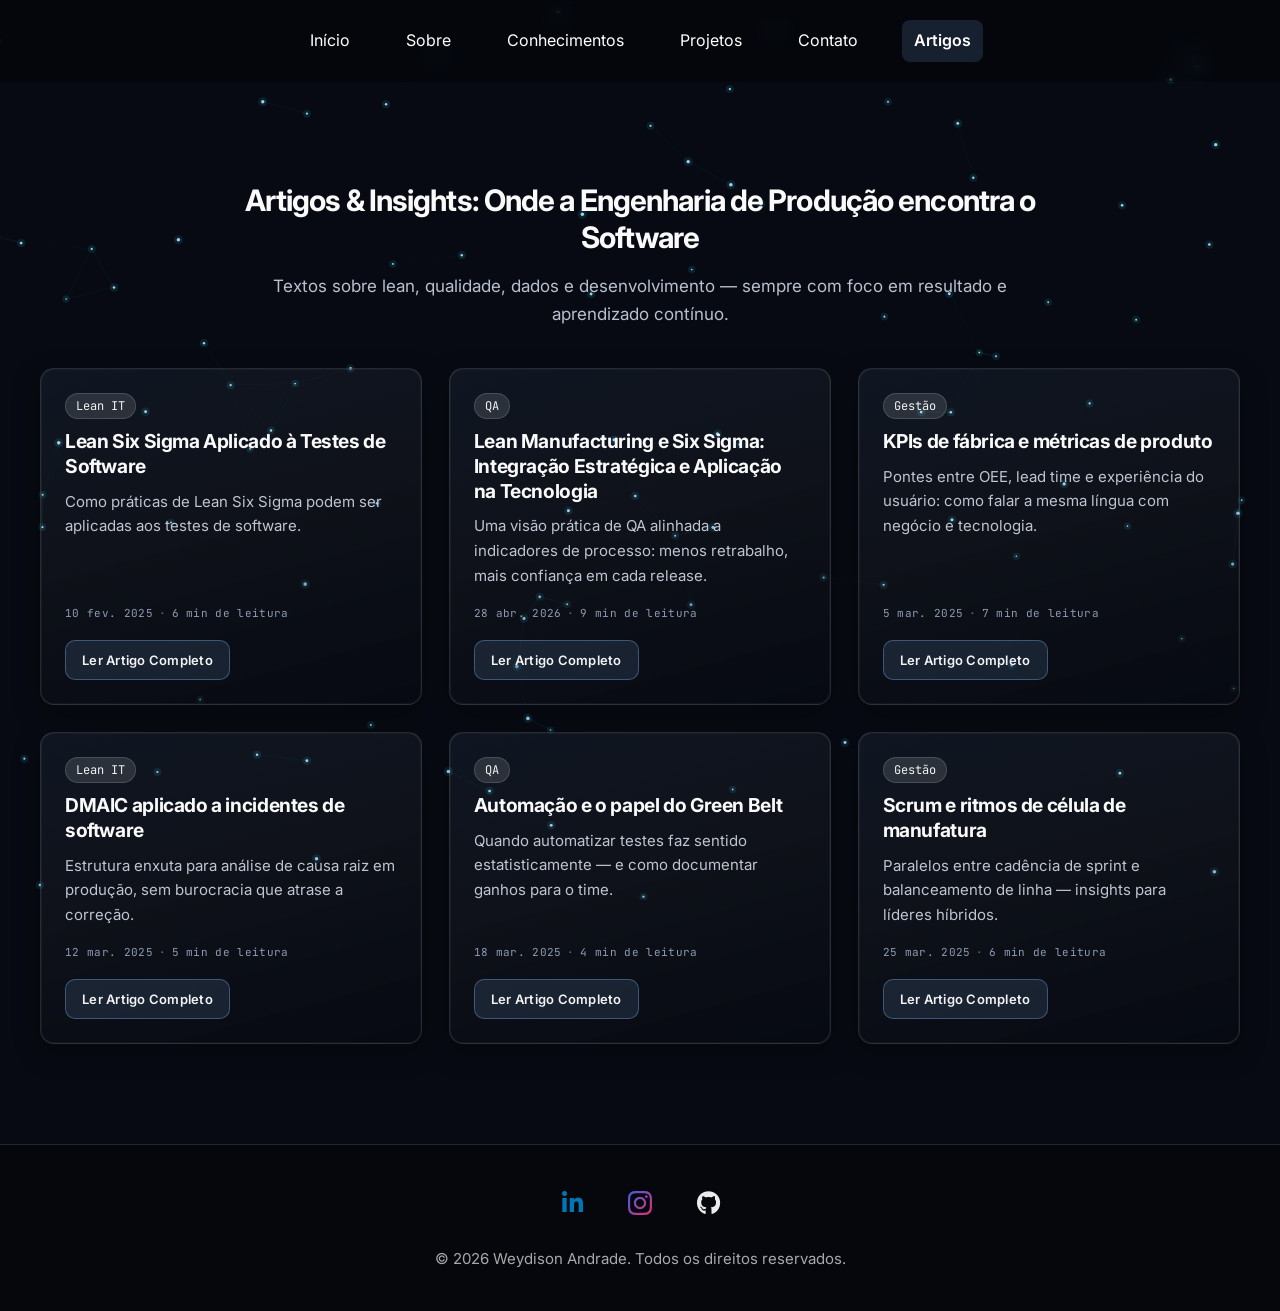
<file: html/artigos.html>
<!DOCTYPE html>
<!-- artigos.html — Listagem de artigos e insights; primeira entrada linka para lean.html -->
<html lang="pt-BR">
  <head>
    <!-- Google tag (gtag.js) -->
    <script async src="https://www.googletagmanager.com/gtag/js?id=G-S1C9F0WB7D"></script>
    <script>
      window.dataLayer = window.dataLayer || [];
      function gtag(){dataLayer.push(arguments);}
      gtag('js', new Date());

      gtag('config', 'G-S1C9F0WB7D');
    </script>
    <!-- Codificação e viewport para renderização correta em qualquer dispositivo -->
    <meta charset="UTF-8" />
    <meta name="viewport" content="width=device-width, initial-scale=1.0" />
    <!-- Título da aba e meta description para SEO e previews -->
    <title>Artigos &amp; Insights · Weydison Andrade</title>
    <meta
      name="description"
      content="Artigos sobre engenharia de produção, software, qualidade e gestão — Weydison Andrade."
    />
    <!-- Pré-conexão e carregamento das fontes Inter e JetBrains Mono (tipografia do site) -->
    <link rel="preconnect" href="https://fonts.googleapis.com" />
    <link rel="preconnect" href="https://fonts.gstatic.com" crossorigin />
    <link
      href="https://fonts.googleapis.com/css2?family=Inter:wght@400;600;700&family=JetBrains+Mono:wght@400&display=swap"
      rel="stylesheet"
    />
    <!-- Ícones Font Awesome: LinkedIn e GitHub no rodapé -->
    <link
      rel="stylesheet"
      href="https://cdnjs.cloudflare.com/ajax/libs/font-awesome/6.5.2/css/all.min.css"
      crossorigin="anonymous"
      referrerpolicy="no-referrer"
    />
    <!-- Folha de estilos global do portfólio (grid de cards, página artigos, header, footer) -->
    <link rel="stylesheet" href="css/style.css" />
  </head>
  <!-- page-artigos: layout em coluna com altura mínima da viewport e estilos específicos da listagem -->
  <body class="page-artigos">
    <!-- Canvas de fundo: rede de partículas (js/particles.js); decorativo, pointer-events: none no CSS -->
    <canvas id="particle-network" class="particle-canvas" aria-hidden="true"></canvas>

    <!-- Cabeçalho compartilhado com as demais páginas: navegação para o index e indicação da página atual em Artigos -->
    <header class="header">
      <!-- Controle do menu em telas pequenas: alterna classe is-open no nav e atualiza aria-* -->
      <button
        class="header__toggle"
        type="button"
        id="menuToggle"
        aria-label="Abrir menu"
        aria-expanded="false"
        aria-controls="headerNav"
      >
        <span class="header__bar"></span>
        <span class="header__bar"></span>
        <span class="header__bar"></span>
      </button>

      <!-- Links principais; artigos.html usa aria-current="page" para estilo de item ativo (CSS) -->
      <nav class="header__nav" id="headerNav" aria-label="Principal">
        <ul class="header__list">
          <li><a href="index.html#inicio">Início</a></li>
          <li><a href="index.html#sobre">Sobre</a></li>
          <li><a href="index.html#conhecimentos">Conhecimentos</a></li>
          <li><a href="index.html#projetos">Projetos</a></li>
          <li><a href="index.html#contato">Contato</a></li>
          <li><a href="artigos.html" aria-current="page">Artigos</a></li>
        </ul>
      </nav>
    </header>

    <!-- Área principal: grade de cards de artigo (id para acessibilidade / skip links) -->
    <main class="articles-main" id="conteudo-principal">
      <!-- Seção semântica; aria-labelledby associa o h1 ao propósito da região para leitores de tela -->
      <section class="articles" aria-labelledby="articles-page-title">
        <div class="section-container articles__inner">
          <!-- Hero da página: título H1 único e subtítulo introdutório -->
          <header class="articles__hero">
            <h1 id="articles-page-title" class="articles__title">
              Artigos &amp; Insights: Onde a Engenharia de Produção encontra o Software
            </h1>
            <p class="articles__subtitle">
              Textos sobre lean, qualidade, dados e desenvolvimento — sempre com foco em resultado e aprendizado
              contínuo.
            </p>
          </header>

          <!-- Grid responsivo de cards (1 coluna mobile → 2 tablet → 3 desktop, via CSS) -->
          <div class="articles__grid">
            <!-- Card clicável inteiro: um único <a> envolve o conteúdo (sem <a> aninhado); destino lean.html -->
            <article class="articles-card articles-card--linkable">
              <a
                class="articles-card__link"
                href="lean.html"
                aria-label="Ler artigo completo: Lean Six Sigma Aplicado à Testes de Software"
              >
                <span class="project-card__badge articles-card__category">Lean IT</span>
                <h2 class="articles-card__title">Lean Six Sigma Aplicado à Testes de Software</h2>
                <p class="articles-card__excerpt">
                  Como práticas de Lean Six Sigma podem ser aplicadas aos testes de software.
                </p>
                <div class="articles-card__meta">
                  <time datetime="2025-02-10">10 fev. 2025</time>
                  <span class="articles-card__meta-sep" aria-hidden="true">·</span>
                  <span>6 min de leitura</span>
                </div>
                <span class="articles-card__cta">Ler Artigo Completo</span>
              </a>
            </article>

            <!-- Card clicável: artigo completo em lean-manufacturing-six-sigma-tecnologia.html -->
            <article class="articles-card articles-card--linkable">
              <a
                class="articles-card__link"
                href="lean-manufacturing-six-sigma-tecnologia.html"
                aria-label="Ler artigo completo: Lean Manufacturing e Six Sigma: Integração Estratégica e Aplicação na Tecnologia"
              >
                <span class="project-card__badge articles-card__category">QA</span>
                <h2 class="articles-card__title">Lean Manufacturing e Six Sigma: Integração Estratégica e Aplicação na Tecnologia</h2>
                <p class="articles-card__excerpt">
                  Uma visão prática de QA alinhada a indicadores de processo: menos retrabalho, mais confiança em cada
                  release.
                </p>
                <div class="articles-card__meta">
                  <time datetime="2026-04-28">28 abr. 2026</time>
                  <span class="articles-card__meta-sep" aria-hidden="true">·</span>
                  <span>9 min de leitura</span>
                </div>
                <span class="articles-card__cta">Ler Artigo Completo</span>
              </a>
            </article>

            <article class="articles-card">
              <span class="project-card__badge articles-card__category">Gestão</span>
              <h2 class="articles-card__title">KPIs de fábrica e métricas de produto</h2>
              <p class="articles-card__excerpt">
                Pontes entre OEE, lead time e experiência do usuário: como falar a mesma língua com negócio e tecnologia.
              </p>
              <div class="articles-card__meta">
                <time datetime="2025-03-05">5 mar. 2025</time>
                <span class="articles-card__meta-sep" aria-hidden="true">·</span>
                <span>7 min de leitura</span>
              </div>
              <a class="articles-card__cta" href="#">Ler Artigo Completo</a>
            </article>

            <article class="articles-card">
              <span class="project-card__badge articles-card__category">Lean IT</span>
              <h2 class="articles-card__title">DMAIC aplicado a incidentes de software</h2>
              <p class="articles-card__excerpt">
                Estrutura enxuta para análise de causa raiz em produção, sem burocracia que atrase a correção.
              </p>
              <div class="articles-card__meta">
                <time datetime="2025-03-12">12 mar. 2025</time>
                <span class="articles-card__meta-sep" aria-hidden="true">·</span>
                <span>5 min de leitura</span>
              </div>
              <a class="articles-card__cta" href="#">Ler Artigo Completo</a>
            </article>

            <article class="articles-card">
              <span class="project-card__badge articles-card__category">QA</span>
              <h2 class="articles-card__title">Automação e o papel do Green Belt</h2>
              <p class="articles-card__excerpt">
                Quando automatizar testes faz sentido estatisticamente — e como documentar ganhos para o time.
              </p>
              <div class="articles-card__meta">
                <time datetime="2025-03-18">18 mar. 2025</time>
                <span class="articles-card__meta-sep" aria-hidden="true">·</span>
                <span>4 min de leitura</span>
              </div>
              <a class="articles-card__cta" href="#">Ler Artigo Completo</a>
            </article>

            <article class="articles-card">
              <span class="project-card__badge articles-card__category">Gestão</span>
              <h2 class="articles-card__title">Scrum e ritmos de célula de manufatura</h2>
              <p class="articles-card__excerpt">
                Paralelos entre cadência de sprint e balanceamento de linha — insights para líderes híbridos.
              </p>
              <div class="articles-card__meta">
                <time datetime="2025-03-25">25 mar. 2025</time>
                <span class="articles-card__meta-sep" aria-hidden="true">·</span>
                <span>6 min de leitura</span>
              </div>
              <a class="articles-card__cta" href="#">Ler Artigo Completo</a>
            </article>
          </div>
        </div>
      </section>
    </main>

    <!-- Rodapé padrão do site: redes sociais e copyright com ano atualizado por script -->
    <footer class="site-footer">
      <div class="site-footer__inner">
        <nav class="site-footer__social" aria-label="Redes sociais">
          <ul class="site-footer__social-list">
            <li>
              <a
                class="site-footer__social-link site-footer__social-link--linkedin"
                href="https://www.linkedin.com/in/weydison-andrade-188b41334/"
                target="_blank"
                rel="noopener noreferrer"
                aria-label="Perfil de Weydison Andrade no LinkedIn (abre em nova aba)"
              >
                <i class="fa-brands fa-linkedin-in site-footer__social-icon" aria-hidden="true"></i>
              </a>
            </li>
            <!-- Instagram: SVG com gradiente; id footer-instagram-gradient usado em style.css (fill: url(...)) -->
            <li>
              <a
                class="site-footer__social-link site-footer__social-link--instagram"
                href="https://www.instagram.com/weydison.andrade/"
                target="_blank"
                rel="noopener noreferrer"
                aria-label="Perfil de Weydison Andrade no Instagram (abre em nova aba)"
              >
                <svg
                  class="site-footer__social-icon site-footer__social-icon--instagram"
                  viewBox="0 0 24 24"
                  width="24"
                  height="24"
                  aria-hidden="true"
                  focusable="false"
                >
                  <defs>
                    <linearGradient id="footer-instagram-gradient" x1="0%" y1="0%" x2="100%" y2="100%">
                      <stop offset="0%" stop-color="#405de6" />
                      <stop offset="100%" stop-color="#e1306c" />
                    </linearGradient>
                  </defs>
                  <path
                    fill="currentColor"
                    d="M12 2.163c3.204 0 3.584.012 4.85.07 3.252.148 4.771 1.691 4.919 4.919.058 1.265.069 1.645.069 4.849 0 3.205-.012 3.584-.069 4.849-.149 3.225-1.664 4.771-4.919 4.919-1.266.058-1.644.07-4.85.07-3.204 0-3.584-.012-4.849-.07-3.26-.149-4.771-1.699-4.919-4.92-.058-1.265-.07-1.644-.07-4.849 0-3.204.013-3.583.07-4.849.149-3.227 1.664-4.771 4.919-4.919 1.266-.057 1.645-.069 4.849-.069zm0-2.163c-3.259 0-3.667.014-4.947.072-4.358.2-6.78 2.618-6.98 6.98-.059 1.281-.073 1.689-.073 4.948 0 3.259.014 3.668.072 4.948.2 4.358 2.618 6.78 6.98 6.98 1.281.058 1.689.072 4.948.072 3.259 0 3.668-.014 4.948-.072 4.354-.2 6.782-2.618 6.979-6.98.059-1.28.073-1.689.073-4.948 0-3.259-.014-3.667-.072-4.947-.196-4.354-2.617-6.78-6.979-6.98-1.281-.059-1.69-.073-4.949-.073zm0 5.838c-3.403 0-6.162 2.759-6.162 6.162s2.759 6.163 6.162 6.163 6.162-2.759 6.162-6.163c0-3.403-2.759-6.162-6.162-6.162zm0 10.162c-2.209 0-4-1.79-4-4 0-2.209 1.791-4 4-4s4 1.791 4 4c0 2.21-1.791 4-4 4zm6.406-11.845c-.796 0-1.441.645-1.441 1.44s.645 1.44 1.441 1.44c.795 0 1.439-.645 1.439-1.44s-.644-1.44-1.439-1.44z"
                  />
                </svg>
              </a>
            </li>
            <li>
              <a
                class="site-footer__social-link site-footer__social-link--github"
                href="https://github.com/WeydisonAndrade"
                target="_blank"
                rel="noopener noreferrer"
                aria-label="Perfil de Weydison Andrade no GitHub (abre em nova aba)"
              >
                <i class="fa-brands fa-github site-footer__social-icon" aria-hidden="true"></i>
              </a>
            </li>
          </ul>
        </nav>
        <p class="site-footer__text">© <span id="footer-year"></span> Weydison Andrade. Todos os direitos reservados.</p>
      </div>
    </footer>

    <!-- Script inline: preenche ano no rodapé e controla menu mobile (toggle + fechar ao navegar) -->
    <script>
      (function () {
        var y = document.getElementById("footer-year");
        if (y) y.textContent = new Date().getFullYear();

        var btn = document.getElementById("menuToggle");
        var nav = document.getElementById("headerNav");
        if (!btn || !nav) return;

        btn.addEventListener("click", function () {
          var open = nav.classList.toggle("is-open");
          btn.classList.toggle("is-open", open);
          btn.setAttribute("aria-expanded", open ? "true" : "false");
          btn.setAttribute("aria-label", open ? "Fechar menu" : "Abrir menu");
        });

        nav.querySelectorAll("a").forEach(function (link) {
          link.addEventListener("click", function () {
            if (window.matchMedia("(max-width: 767px)").matches) {
              nav.classList.remove("is-open");
              btn.classList.remove("is-open");
              btn.setAttribute("aria-expanded", "false");
              btn.setAttribute("aria-label", "Abrir menu");
            }
          });
        });
      })();
    </script>
    <!-- Animação de fundo (defer: executa após o HTML estar parseado) -->
    <script src="js/particles.js" defer></script>
    <script src="js/track-events.js" defer></script>
  </body>
</html>
</file>
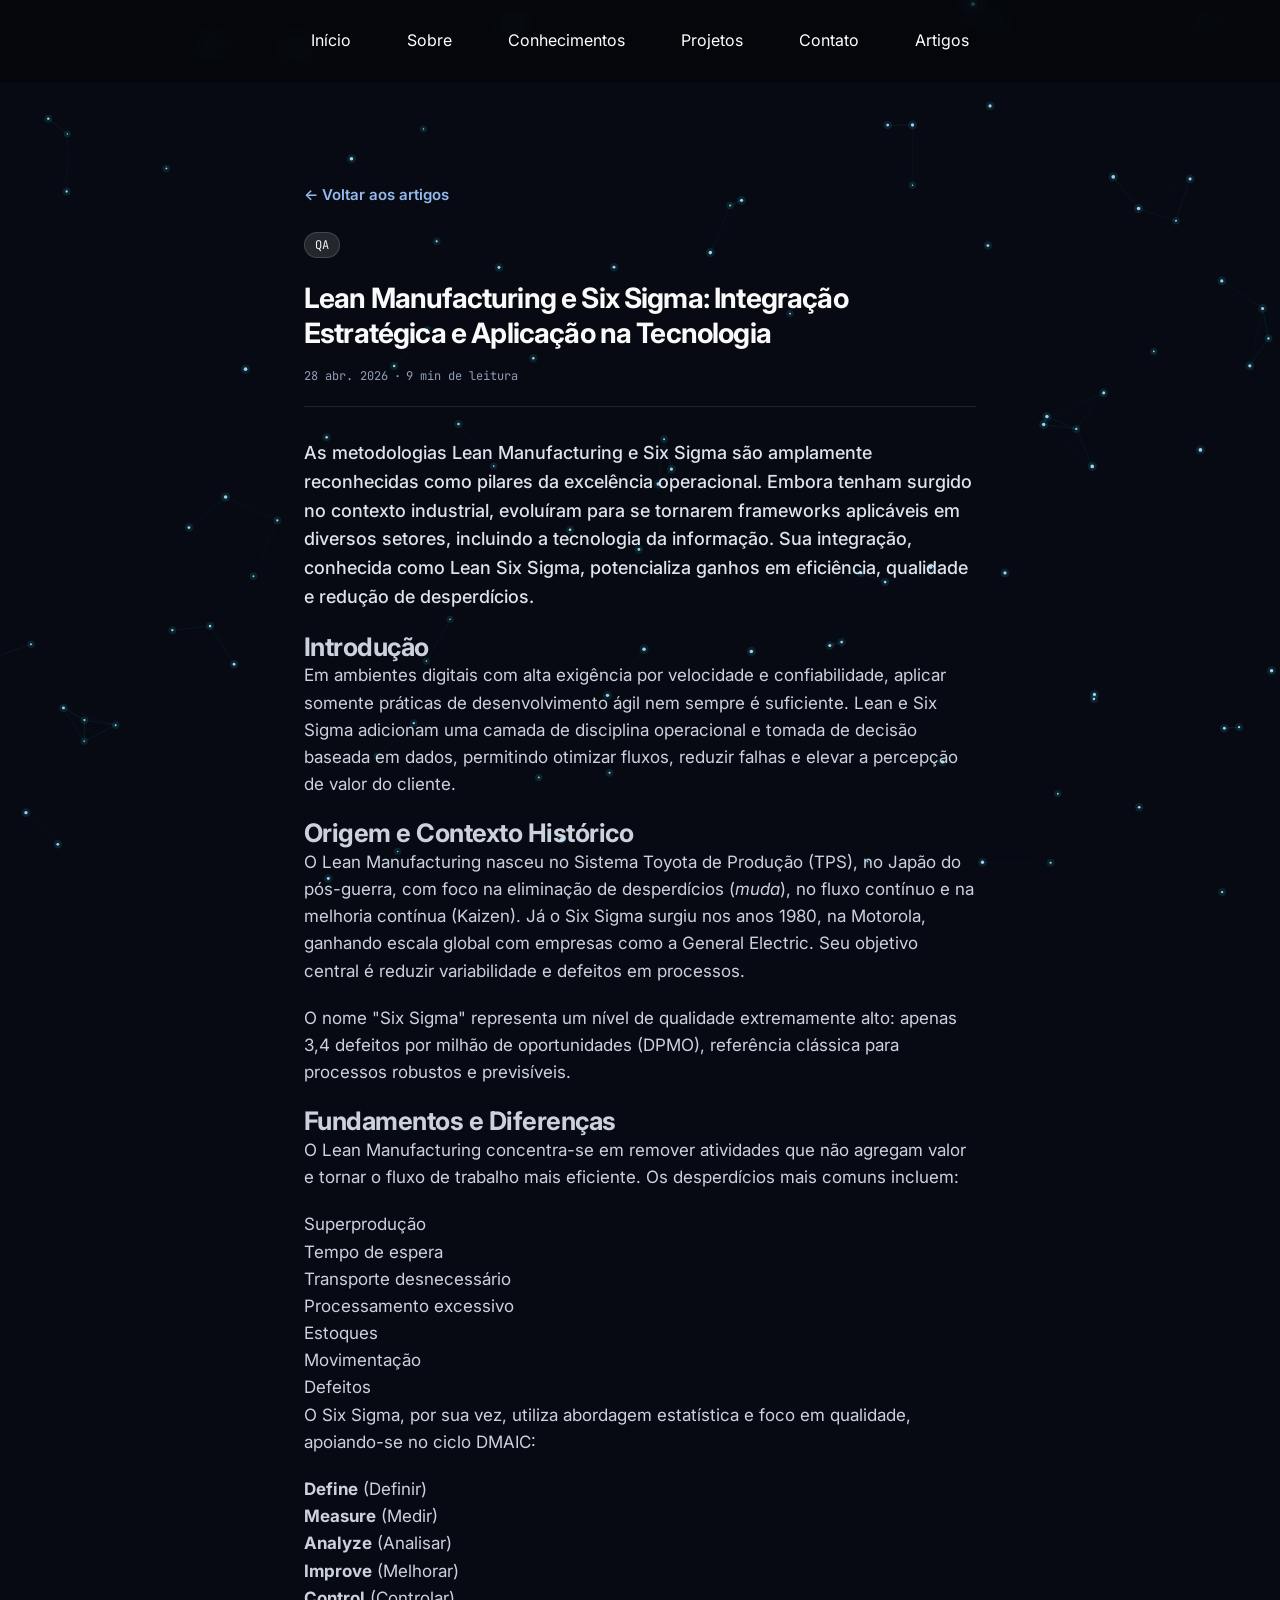
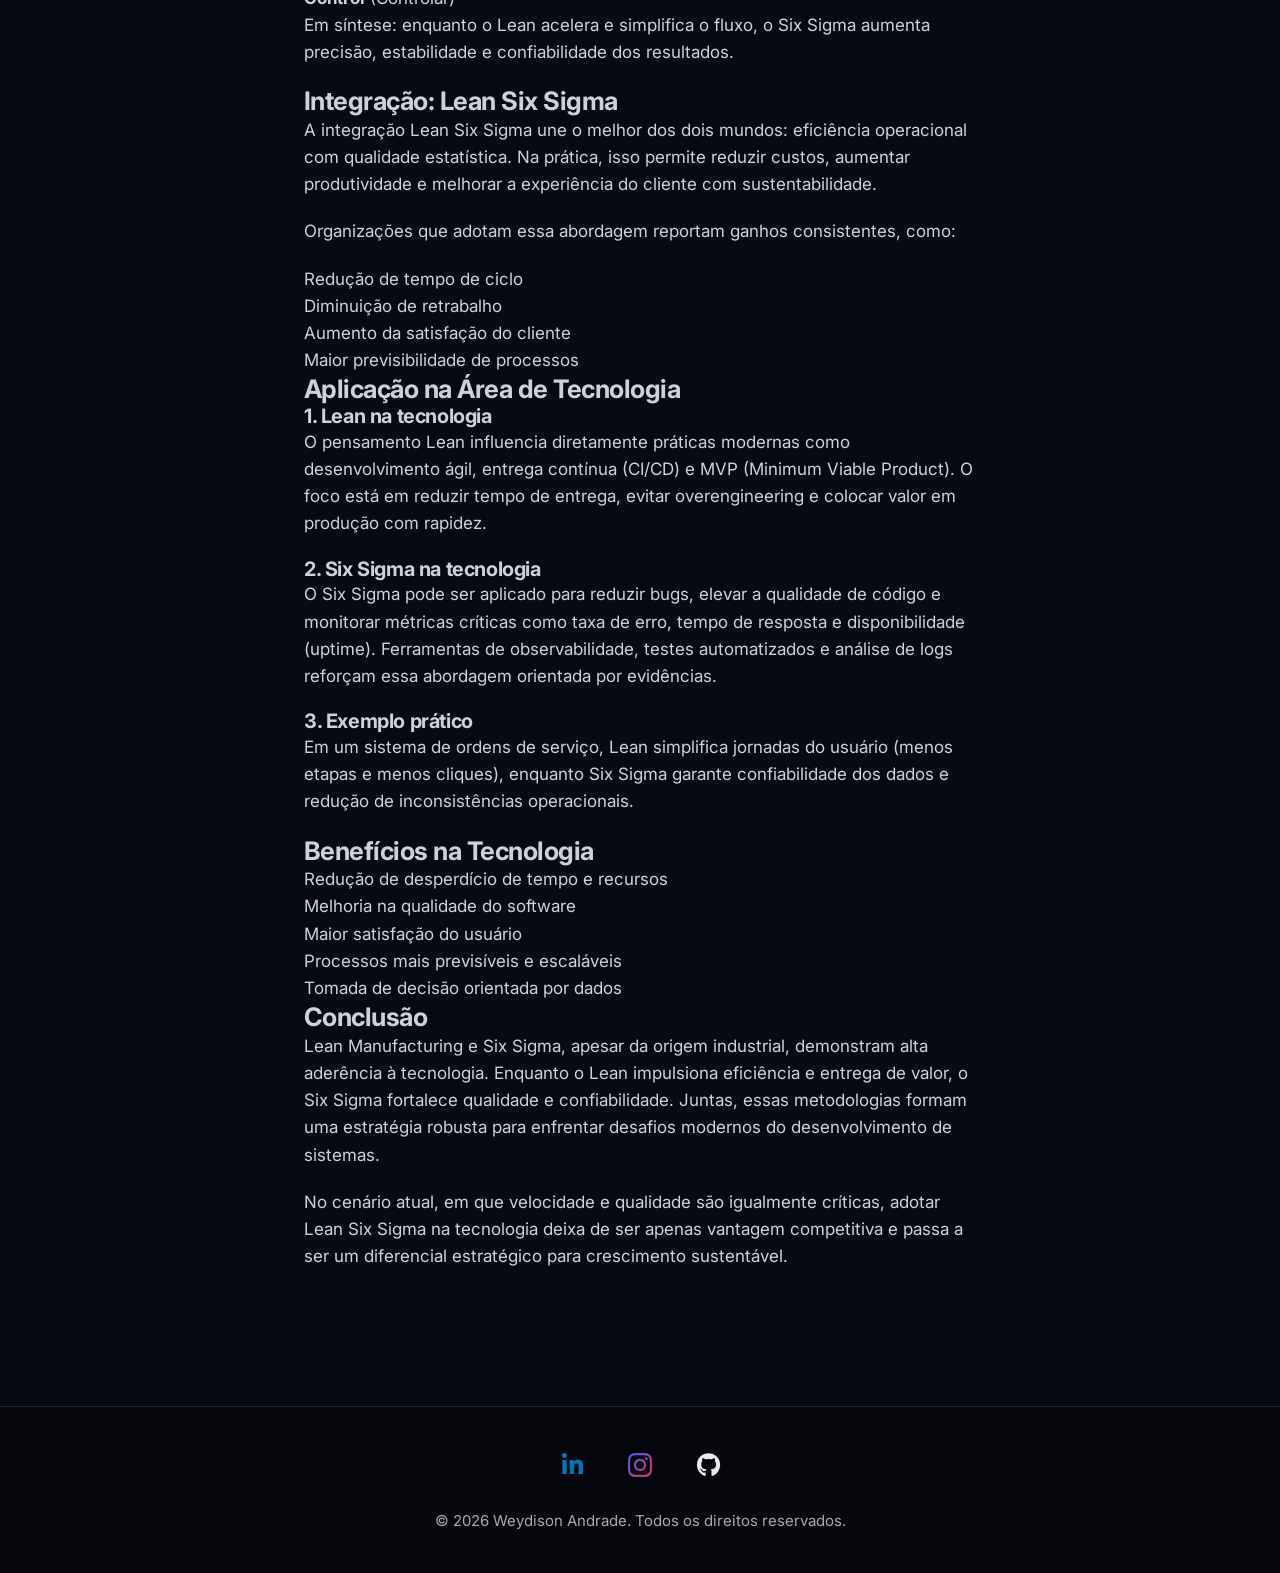
<file: html/lean-manufacturing-six-sigma-tecnologia.html>
<!DOCTYPE html>
<!-- lean-manufacturing-six-sigma-tecnologia.html — Página de artigo: Lean Manufacturing e Six Sigma na Tecnologia -->
<html lang="pt-BR">
  <head>
    <!-- Analytics: carrega o script do Google Analytics (gtag) de forma assíncrona -->
    <script async src="https://www.googletagmanager.com/gtag/js?id=G-S1C9F0WB7D"></script>
    <!-- Inicialização do Google Analytics com o ID da propriedade -->
    <script>
      window.dataLayer = window.dataLayer || [];
      function gtag(){dataLayer.push(arguments);}
      gtag('js', new Date());

      gtag('config', 'G-S1C9F0WB7D');
    </script>
    <!-- Metadados base: codificação de caracteres e responsividade mobile -->
    <meta charset="UTF-8" />
    <meta name="viewport" content="width=device-width, initial-scale=1.0" />
    <!-- SEO principal: título exibido na aba, buscadores e prévias -->
    <title>Lean Manufacturing e Six Sigma: Integração Estratégica e Aplicação na Tecnologia · Weydison Andrade</title>
    <!-- Resumo do artigo para motores de busca -->
    <meta
      name="description"
      content="Entenda como Lean Manufacturing e Six Sigma se integram na tecnologia para reduzir desperdícios, elevar qualidade de software e melhorar decisões orientadas por dados."
    />
    <!-- Palavras-chave relacionadas ao tema do conteúdo -->
    <meta
      name="keywords"
      content="Lean Manufacturing, Six Sigma, Lean Six Sigma, tecnologia, qualidade de software, DMAIC, DevOps, melhoria contínua"
    />
    <!-- Identificação do autor da publicação -->
    <meta name="author" content="Weydison Andrade" />
    <!-- Open Graph: define como o artigo aparece ao compartilhar em redes sociais -->
    <meta property="og:type" content="article" />
    <meta
      property="og:title"
      content="Lean Manufacturing e Six Sigma: Integração Estratégica e Aplicação na Tecnologia"
    />
    <meta
      property="og:description"
      content="Uma análise prática sobre eficiência operacional, qualidade e aplicação de Lean Six Sigma no desenvolvimento de software."
    />
    <meta property="og:image" content="assets/lean-manufacturing-six-sigma-tecnologia.png" />
    <!-- Twitter Cards: metadados específicos para preview no X/Twitter -->
    <meta name="twitter:card" content="summary_large_image" />
    <meta
      name="twitter:title"
      content="Lean Manufacturing e Six Sigma: Integração Estratégica e Aplicação na Tecnologia"
    />
    <meta
      name="twitter:description"
      content="Como unir Lean e Six Sigma na tecnologia para reduzir retrabalho, melhorar software e escalar processos."
    />
    <meta name="twitter:image" content="assets/lean-manufacturing-six-sigma-tecnologia.png" />
    <!-- Favicon: ícone exibido na aba do navegador -->
    <link rel="icon" type="image/png" sizes="256x256" href="assets/favicon.png" />
    <!-- Otimização de carregamento: pré-conexão com Google Fonts -->
    <link rel="preconnect" href="https://fonts.googleapis.com" />
    <link rel="preconnect" href="https://fonts.gstatic.com" crossorigin />
    <!-- Tipografia usada no layout (Inter + JetBrains Mono) -->
    <link
      href="https://fonts.googleapis.com/css2?family=Inter:wght@400;600;700&family=JetBrains+Mono:wght@400&display=swap"
      rel="stylesheet"
    />
    <!-- Biblioteca de ícones para elementos visuais (rodapé e UI) -->
    <link
      rel="stylesheet"
      href="https://cdnjs.cloudflare.com/ajax/libs/font-awesome/6.5.2/css/all.min.css"
      crossorigin="anonymous"
      referrerpolicy="no-referrer"
    />
    <!-- CSS global do portfólio (layout, tema, componentes e responsividade) -->
    <link rel="stylesheet" href="css/style.css" />
  </head>
  <!-- page-artigos + page-article: ativa estilos da página de listagem/artigo individual -->
  <body class="page-artigos page-article">
    <!-- Fundo animado em canvas; renderização controlada via js/particles.js -->
    <canvas id="particle-network" class="particle-canvas" aria-hidden="true"></canvas>

    <!-- Cabeçalho principal com navegação e menu mobile -->
    <header class="header">
      <!-- Botão hambúrguer: abre/fecha o menu em telas menores -->
      <button
        class="header__toggle"
        type="button"
        id="menuToggle"
        aria-label="Abrir menu"
        aria-expanded="false"
        aria-controls="headerNav"
      >
        <span class="header__bar"></span>
        <span class="header__bar"></span>
        <span class="header__bar"></span>
      </button>

      <!-- Navegação global entre seções do portfólio e página de artigos -->
      <nav class="header__nav" id="headerNav" aria-label="Principal">
        <ul class="header__list">
          <li><a href="index.html#inicio">Início</a></li>
          <li><a href="index.html#sobre">Sobre</a></li>
          <li><a href="index.html#conhecimentos">Conhecimentos</a></li>
          <li><a href="index.html#projetos">Projetos</a></li>
          <li><a href="index.html#contato">Contato</a></li>
          <li><a href="artigos.html">Artigos</a></li>
        </ul>
      </nav>
    </header>

    <!-- Conteúdo principal da página (landmark para acessibilidade) -->
    <main class="articles-main" id="conteudo-principal">
      <!-- Artigo semântico com idioma explícito -->
      <article class="article-view__article" lang="pt-BR">
        <!-- Container central com largura de leitura confortável -->
        <div class="section-container article-view__inner">
          <!-- Link de navegação contextual para voltar à listagem -->
          <p class="article-view__back">
            <a class="article-view__back-link" href="artigos.html">← Voltar aos artigos</a>
          </p>

          <!-- Cabeçalho editorial: categoria, título e metadados -->
          <header class="article-view__header">
            <p class="article-view__kicker">
              <span class="project-card__badge articles-card__category">QA</span>
            </p>
            <h1 class="article-view__title">Lean Manufacturing e Six Sigma: Integração Estratégica e Aplicação na Tecnologia</h1>
            <p class="article-view__meta">
              <time datetime="2026-04-28">28 abr. 2026</time>
              <span aria-hidden="true">·</span>
              <span>9 min de leitura</span>
            </p>
          </header>

          <!-- Corpo do artigo: conteúdo textual estruturado em seções -->
          <div class="article-view__body">
            <!-- Lead: abertura com resumo de alto nível do tema -->
            <p class="article-view__lead">
              As metodologias Lean Manufacturing e Six Sigma são amplamente reconhecidas como pilares da excelência
              operacional. Embora tenham surgido no contexto industrial, evoluíram para se tornarem frameworks aplicáveis
              em diversos setores, incluindo a tecnologia da informação. Sua integração, conhecida como Lean Six Sigma,
              potencializa ganhos em eficiência, qualidade e redução de desperdícios.
            </p>

            <h2>Introdução</h2>
            <p>
              Em ambientes digitais com alta exigência por velocidade e confiabilidade, aplicar somente práticas de
              desenvolvimento ágil nem sempre é suficiente. Lean e Six Sigma adicionam uma camada de disciplina
              operacional e tomada de decisão baseada em dados, permitindo otimizar fluxos, reduzir falhas e elevar a
              percepção de valor do cliente.
            </p>

            <h2>Origem e Contexto Histórico</h2>
            <p>
              O Lean Manufacturing nasceu no Sistema Toyota de Produção (TPS), no Japão do pós-guerra, com foco na
              eliminação de desperdícios (<em lang="ja">muda</em>), no fluxo contínuo e na melhoria contínua (Kaizen). Já
              o Six Sigma surgiu nos anos 1980, na Motorola, ganhando escala global com empresas como a General Electric.
              Seu objetivo central é reduzir variabilidade e defeitos em processos.
            </p>
            <p>
              O nome "Six Sigma" representa um nível de qualidade extremamente alto: apenas 3,4 defeitos por milhão de
              oportunidades (DPMO), referência clássica para processos robustos e previsíveis.
            </p>

            <h2>Fundamentos e Diferenças</h2>
            <p>
              O Lean Manufacturing concentra-se em remover atividades que não agregam valor e tornar o fluxo de trabalho
              mais eficiente. Os desperdícios mais comuns incluem:
            </p>
            <ul>
              <li>Superprodução</li>
              <li>Tempo de espera</li>
              <li>Transporte desnecessário</li>
              <li>Processamento excessivo</li>
              <li>Estoques</li>
              <li>Movimentação</li>
              <li>Defeitos</li>
            </ul>
            <p>
              O Six Sigma, por sua vez, utiliza abordagem estatística e foco em qualidade, apoiando-se no ciclo DMAIC:
            </p>
            <ul>
              <li><strong>Define</strong> (Definir)</li>
              <li><strong>Measure</strong> (Medir)</li>
              <li><strong>Analyze</strong> (Analisar)</li>
              <li><strong>Improve</strong> (Melhorar)</li>
              <li><strong>Control</strong> (Controlar)</li>
            </ul>
            <p>
              Em síntese: enquanto o Lean acelera e simplifica o fluxo, o Six Sigma aumenta precisão, estabilidade e
              confiabilidade dos resultados.
            </p>

            <h2>Integração: Lean Six Sigma</h2>
            <p>
              A integração Lean Six Sigma une o melhor dos dois mundos: eficiência operacional com qualidade estatística.
              Na prática, isso permite reduzir custos, aumentar produtividade e melhorar a experiência do cliente com
              sustentabilidade.
            </p>
            <p>Organizações que adotam essa abordagem reportam ganhos consistentes, como:</p>
            <ul>
              <li>Redução de tempo de ciclo</li>
              <li>Diminuição de retrabalho</li>
              <li>Aumento da satisfação do cliente</li>
              <li>Maior previsibilidade de processos</li>
            </ul>

            <h2>Aplicação na Área de Tecnologia</h2>
            <h3>1. Lean na tecnologia</h3>
            <p>
              O pensamento Lean influencia diretamente práticas modernas como desenvolvimento ágil, entrega contínua
              (CI/CD) e MVP (Minimum Viable Product). O foco está em reduzir tempo de entrega, evitar overengineering e
              colocar valor em produção com rapidez.
            </p>

            <h3>2. Six Sigma na tecnologia</h3>
            <p>
              O Six Sigma pode ser aplicado para reduzir bugs, elevar a qualidade de código e monitorar métricas críticas
              como taxa de erro, tempo de resposta e disponibilidade (uptime). Ferramentas de observabilidade, testes
              automatizados e análise de logs reforçam essa abordagem orientada por evidências.
            </p>

            <h3>3. Exemplo prático</h3>
            <p>
              Em um sistema de ordens de serviço, Lean simplifica jornadas do usuário (menos etapas e menos cliques),
              enquanto Six Sigma garante confiabilidade dos dados e redução de inconsistências operacionais.
            </p>

            <h2>Benefícios na Tecnologia</h2>
            <ul>
              <li>Redução de desperdício de tempo e recursos</li>
              <li>Melhoria na qualidade do software</li>
              <li>Maior satisfação do usuário</li>
              <li>Processos mais previsíveis e escaláveis</li>
              <li>Tomada de decisão orientada por dados</li>
            </ul>

            <h2>Conclusão</h2>
            <p>
              Lean Manufacturing e Six Sigma, apesar da origem industrial, demonstram alta aderência à tecnologia. Enquanto
              o Lean impulsiona eficiência e entrega de valor, o Six Sigma fortalece qualidade e confiabilidade. Juntas,
              essas metodologias formam uma estratégia robusta para enfrentar desafios modernos do desenvolvimento de
              sistemas.
            </p>
            <p>
              No cenário atual, em que velocidade e qualidade são igualmente críticas, adotar Lean Six Sigma na tecnologia
              deixa de ser apenas vantagem competitiva e passa a ser um diferencial estratégico para crescimento
              sustentável.
            </p>
          </div>
        </div>
      </article>
    </main>

    <!-- Rodapé global com redes sociais e copyright -->
    <footer class="site-footer">
      <div class="site-footer__inner">
        <!-- Links externos para perfis sociais -->
        <nav class="site-footer__social" aria-label="Redes sociais">
          <ul class="site-footer__social-list">
            <!-- Link para LinkedIn -->
            <li>
              <a
                class="site-footer__social-link site-footer__social-link--linkedin"
                href="https://www.linkedin.com/in/weydison-andrade-188b41334/"
                target="_blank"
                rel="noopener noreferrer"
                aria-label="Perfil de Weydison Andrade no LinkedIn (abre em nova aba)"
              >
                <i class="fa-brands fa-linkedin-in site-footer__social-icon" aria-hidden="true"></i>
              </a>
            </li>
            <!-- Link para Instagram com ícone SVG e gradiente próprio -->
            <li>
              <a
                class="site-footer__social-link site-footer__social-link--instagram"
                href="https://www.instagram.com/weydison.andrade/"
                target="_blank"
                rel="noopener noreferrer"
                aria-label="Perfil de Weydison Andrade no Instagram (abre em nova aba)"
              >
                <svg
                  class="site-footer__social-icon site-footer__social-icon--instagram"
                  viewBox="0 0 24 24"
                  width="24"
                  height="24"
                  aria-hidden="true"
                  focusable="false"
                >
                  <defs>
                    <linearGradient id="footer-instagram-gradient" x1="0%" y1="0%" x2="100%" y2="100%">
                      <stop offset="0%" stop-color="#405de6" />
                      <stop offset="100%" stop-color="#e1306c" />
                    </linearGradient>
                  </defs>
                  <path
                    fill="currentColor"
                    d="M12 2.163c3.204 0 3.584.012 4.85.07 3.252.148 4.771 1.691 4.919 4.919.058 1.265.069 1.645.069 4.849 0 3.205-.012 3.584-.069 4.849-.149 3.225-1.664 4.771-4.919 4.919-1.266.058-1.644.07-4.85.07-3.204 0-3.584-.012-4.849-.07-3.26-.149-4.771-1.699-4.919-4.92-.058-1.265-.07-1.644-.07-4.849 0-3.204.013-3.583.07-4.849.149-3.227 1.664-4.771 4.919-4.919 1.266-.057 1.645-.069 4.849-.069zm0-2.163c-3.259 0-3.667.014-4.947.072-4.358.2-6.78 2.618-6.98 6.98-.059 1.281-.073 1.689-.073 4.948 0 3.259.014 3.668.072 4.948.2 4.358 2.618 6.78 6.98 6.98 1.281.058 1.689.072 4.948.072 3.259 0 3.668-.014 4.948-.072 4.354-.2 6.782-2.618 6.979-6.98.059-1.28.073-1.689.073-4.948 0-3.259-.014-3.667-.072-4.947-.196-4.354-2.617-6.78-6.979-6.98-1.281-.059-1.69-.073-4.949-.073zm0 5.838c-3.403 0-6.162 2.759-6.162 6.162s2.759 6.163 6.162 6.163 6.162-2.759 6.162-6.163c0-3.403-2.759-6.162-6.162-6.162zm0 10.162c-2.209 0-4-1.79-4-4 0-2.209 1.791-4 4-4s4 1.791 4 4c0 2.21-1.791 4-4 4zm6.406-11.845c-.796 0-1.441.645-1.441 1.44s.645 1.44 1.441 1.44c.795 0 1.439-.645 1.439-1.44s-.644-1.44-1.439-1.44z"
                  />
                </svg>
              </a>
            </li>
            <!-- Link para GitHub -->
            <li>
              <a
                class="site-footer__social-link site-footer__social-link--github"
                href="https://github.com/WeydisonAndrade"
                target="_blank"
                rel="noopener noreferrer"
                aria-label="Perfil de Weydison Andrade no GitHub (abre em nova aba)"
              >
                <i class="fa-brands fa-github site-footer__social-icon" aria-hidden="true"></i>
              </a>
            </li>
          </ul>
        </nav>
        <!-- Ano dinâmico preenchido via JavaScript -->
        <p class="site-footer__text">© <span id="footer-year"></span> Weydison Andrade. Todos os direitos reservados.</p>
      </div>
    </footer>

    <!-- Script de comportamento da página:
         - Atualiza ano do rodapé
         - Controla abrir/fechar menu mobile
         - Fecha menu ao clicar em links no mobile -->
    <script>
      (function () {
        var y = document.getElementById("footer-year");
        if (y) y.textContent = new Date().getFullYear();

        var btn = document.getElementById("menuToggle");
        var nav = document.getElementById("headerNav");
        if (!btn || !nav) return;

        btn.addEventListener("click", function () {
          var open = nav.classList.toggle("is-open");
          btn.classList.toggle("is-open", open);
          btn.setAttribute("aria-expanded", open ? "true" : "false");
          btn.setAttribute("aria-label", open ? "Fechar menu" : "Abrir menu");
        });

        nav.querySelectorAll("a").forEach(function (link) {
          link.addEventListener("click", function () {
            if (window.matchMedia("(max-width: 767px)").matches) {
              nav.classList.remove("is-open");
              btn.classList.remove("is-open");
              btn.setAttribute("aria-expanded", "false");
              btn.setAttribute("aria-label", "Abrir menu");
            }
          });
        });
      })();
    </script>
    <!-- Scripts de apoio: animação de partículas e rastreamento de eventos -->
    <script src="js/particles.js" defer></script>
    <script src="js/track-events.js" defer></script>
  </body>
</html>
</file>
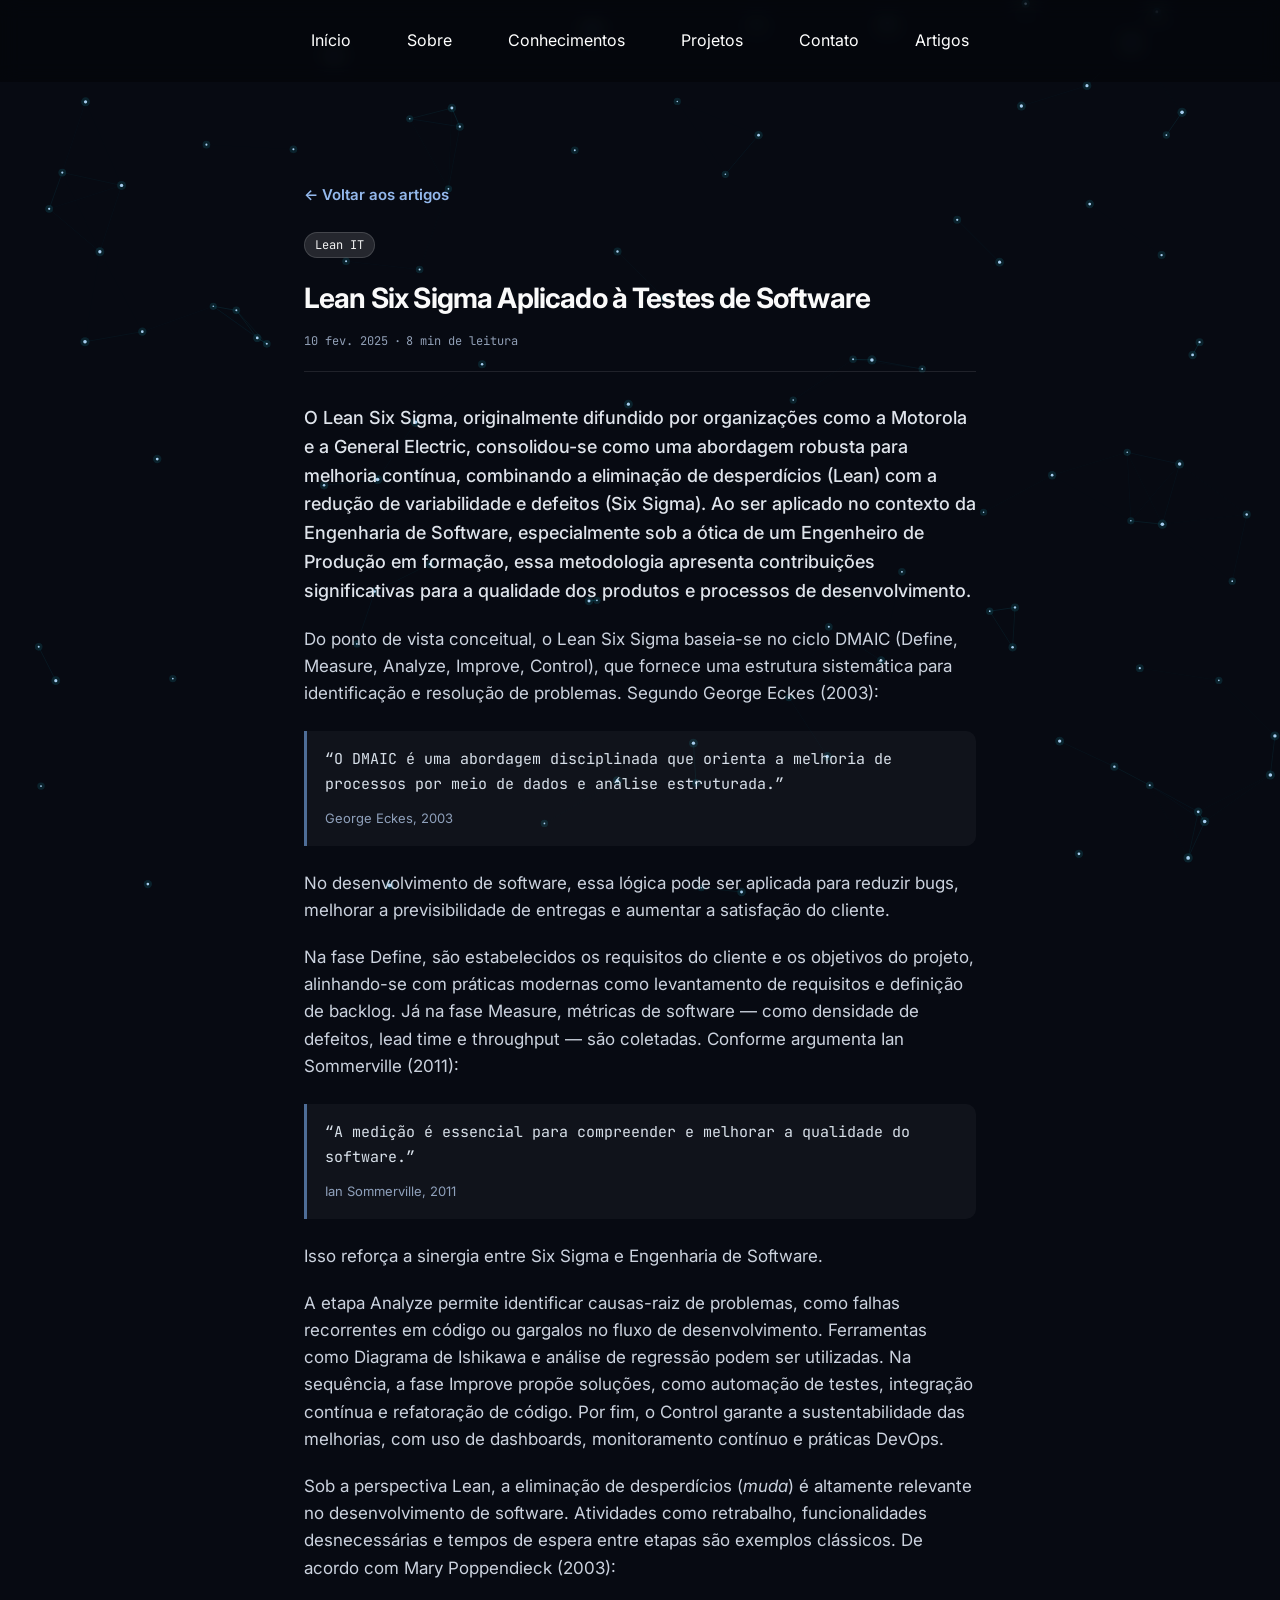
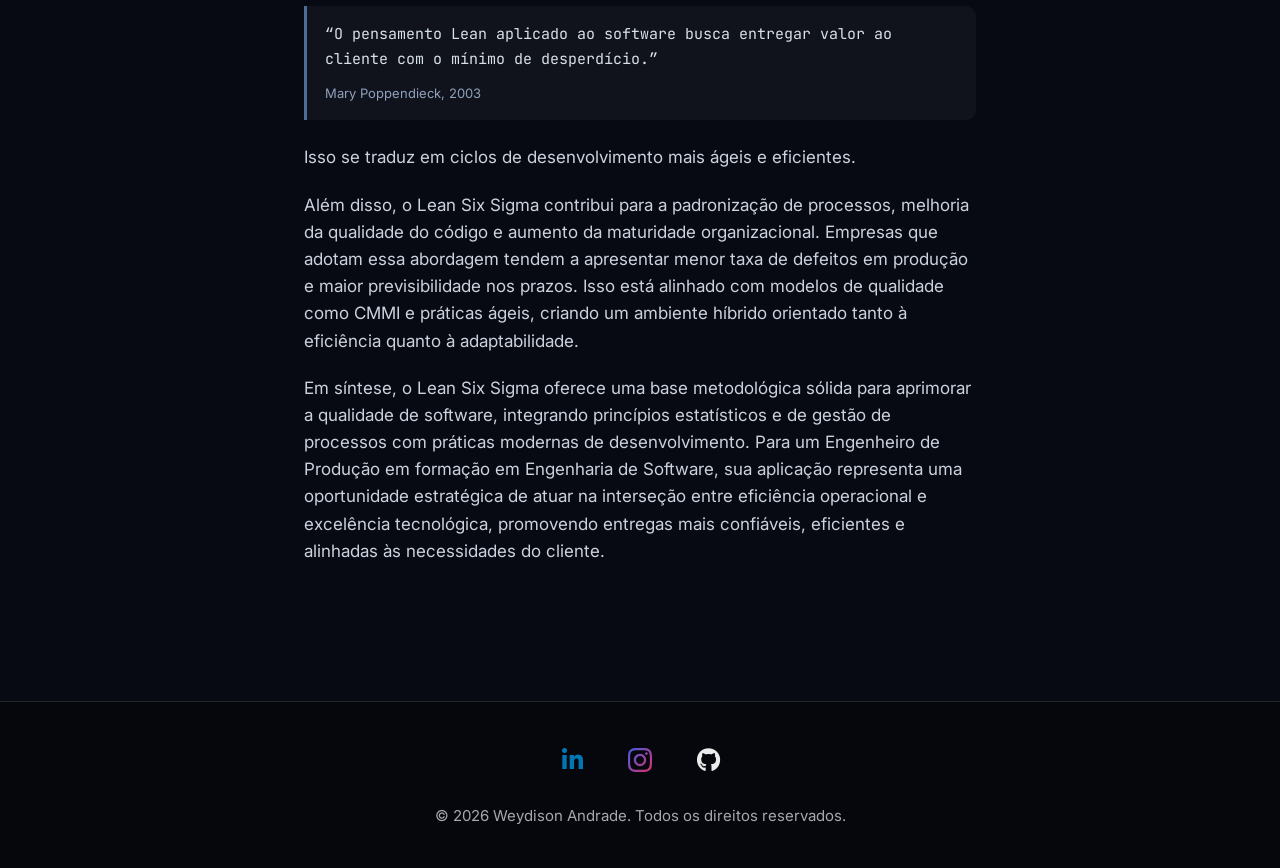
<file: html/lean.html>
<!DOCTYPE html>
<!-- lean.html — Página de artigo: Lean Six Sigma na Engenharia de Software (destino do primeiro card em artigos.html) -->
<html lang="pt-BR">
  <head>
    <!-- Google tag (gtag.js) -->
    <script async src="https://www.googletagmanager.com/gtag/js?id=G-S1C9F0WB7D"></script>
    <script>
      window.dataLayer = window.dataLayer || [];
      function gtag(){dataLayer.push(arguments);}
      gtag('js', new Date());

      gtag('config', 'G-S1C9F0WB7D');
    </script>
    <!-- Metadados e responsividade: codificação UTF-8 e escala correta em dispositivos móveis -->
    <meta charset="UTF-8" />
    <meta name="viewport" content="width=device-width, initial-scale=1.0" />
    <!-- Título e descrição exibidos na aba do navegador e usados por buscadores / compartilhamento -->
    <title>Lean Six Sigma aplicado à Engenharia de Software · Weydison Andrade</title>
    <meta
      name="description"
      content="Lean Six Sigma, DMAIC e aplicação à Engenharia de Software: qualidade, processos e perspectiva de Engenharia de Produção."
    />
    <!-- Google Fonts: Inter (texto) e JetBrains Mono (metadados e citações, via CSS global) -->
    <link rel="preconnect" href="https://fonts.googleapis.com" />
    <link rel="preconnect" href="https://fonts.gstatic.com" crossorigin />
    <link
      href="https://fonts.googleapis.com/css2?family=Inter:wght@400;600;700&family=JetBrains+Mono:wght@400&display=swap"
      rel="stylesheet"
    />
    <!-- Font Awesome: ícones do rodapé (LinkedIn, GitHub); Instagram usa SVG inline com gradiente -->
    <link
      rel="stylesheet"
      href="https://cdnjs.cloudflare.com/ajax/libs/font-awesome/6.5.2/css/all.min.css"
      crossorigin="anonymous"
      referrerpolicy="no-referrer"
    />
    <!-- Estilos do portfólio (layout, tema escuro, artigo, cabeçalho e rodapé) -->
    <link rel="stylesheet" href="css/style.css" />
  </head>
  <!-- page-artigos: coluna flexível min-height 100vh | page-article: área principal do artigo acima do canvas -->
  <body class="page-artigos page-article">
    <!-- Fundo animado: rede de partículas desenhada em Canvas (js/particles.js); fixo, sem interação, atrás do conteúdo -->
    <canvas id="particle-network" class="particle-canvas" aria-hidden="true"></canvas>

    <!-- Cabeçalho global: menu hambúrguer no mobile + links para âncoras do index e lista de artigos -->
    <header class="header">
      <!-- Botão que alterna visibilidade do menu em telas estreitas (aria-* para leitores de tela) -->
      <button
        class="header__toggle"
        type="button"
        id="menuToggle"
        aria-label="Abrir menu"
        aria-expanded="false"
        aria-controls="headerNav"
      >
        <span class="header__bar"></span>
        <span class="header__bar"></span>
        <span class="header__bar"></span>
      </button>

      <!-- Navegação principal: mesma estrutura das outras páginas HTML do projeto -->
      <nav class="header__nav" id="headerNav" aria-label="Principal">
        <ul class="header__list">
          <li><a href="index.html#inicio">Início</a></li>
          <li><a href="index.html#sobre">Sobre</a></li>
          <li><a href="index.html#conhecimentos">Conhecimentos</a></li>
          <li><a href="index.html#projetos">Projetos</a></li>
          <li><a href="index.html#contato">Contato</a></li>
          <li><a href="artigos.html">Artigos</a></li>
        </ul>
      </nav>
    </header>

    <!-- Conteúdo principal da página: artigo único (id para acessibilidade / âncora) -->
    <main class="articles-main" id="conteudo-principal">
      <!-- Artigo semântico; lang reforça idioma do texto acadêmico -->
      <article class="article-view__article" lang="pt-BR">
        <!-- Largura máxima centralizada (section-container) + coluna de leitura (article-view__inner) -->
        <div class="section-container article-view__inner">
          <!-- Navegação secundária: retorno à listagem de artigos -->
          <p class="article-view__back">
            <a class="article-view__back-link" href="artigos.html">← Voltar aos artigos</a>
          </p>

          <!-- Cabeçalho do post: categoria, título e meta (data + tempo de leitura) -->
          <header class="article-view__header">
            <p class="article-view__kicker">
              <span class="project-card__badge articles-card__category">Lean IT</span>
            </p>
            <h1 class="article-view__title">Lean Six Sigma Aplicado à Testes de Software</h1>
            <p class="article-view__meta">
              <time datetime="2025-02-10">10 fev. 2025</time>
              <span aria-hidden="true">·</span>
              <span>8 min de leitura</span>
            </p>
          </header>

          <!-- Corpo do texto: parágrafos, destaque inicial (lead) e citações em blockquote -->
          <div class="article-view__body">
            <!-- Parágrafo de abertura com ênfase visual (article-view__lead) -->
            <p class="article-view__lead">
              O Lean Six Sigma, originalmente difundido por organizações como a Motorola e a General Electric,
              consolidou-se como uma abordagem robusta para melhoria contínua, combinando a eliminação de desperdícios
              (Lean) com a redução de variabilidade e defeitos (Six Sigma). Ao ser aplicado no contexto da Engenharia de
              Software, especialmente sob a ótica de um Engenheiro de Produção em formação, essa metodologia apresenta
              contribuições significativas para a qualidade dos produtos e processos de desenvolvimento.
            </p>

            <!-- Introdução ao DMAIC e transição para a citação de Eckes -->
            <p>
              Do ponto de vista conceitual, o Lean Six Sigma baseia-se no ciclo DMAIC (Define, Measure, Analyze, Improve,
              Control), que fornece uma estrutura sistemática para identificação e resolução de problemas. Segundo George
              Eckes (2003):
            </p>

            <!-- Citação direta: tipografia monoespaçada via CSS (article-view__quote) -->
            <blockquote class="article-view__quote">
              <p>“O DMAIC é uma abordagem disciplinada que orienta a melhoria de processos por meio de dados e análise estruturada.”</p>
              <cite class="article-view__cite">George Eckes, 2003</cite>
            </blockquote>

            <!-- Aplicação do DMAIC ao desenvolvimento de software -->
            <p>
              No desenvolvimento de software, essa lógica pode ser aplicada para reduzir bugs, melhorar a previsibilidade
              de entregas e aumentar a satisfação do cliente.
            </p>

            <!-- Fases Define e Measure; introdução à citação de Sommerville -->
            <p>
              Na fase Define, são estabelecidos os requisitos do cliente e os objetivos do projeto, alinhando-se com
              práticas modernas como levantamento de requisitos e definição de backlog. Já na fase Measure, métricas de
              software — como densidade de defeitos, lead time e throughput — são coletadas. Conforme argumenta Ian
              Sommerville (2011):
            </p>

            <blockquote class="article-view__quote">
              <p>“A medição é essencial para compreender e melhorar a qualidade do software.”</p>
              <cite class="article-view__cite">Ian Sommerville, 2011</cite>
            </blockquote>

            <p>Isso reforça a sinergia entre Six Sigma e Engenharia de Software.</p>

            <!-- Fases Analyze, Improve e Control do ciclo -->
            <p>
              A etapa Analyze permite identificar causas-raiz de problemas, como falhas recorrentes em código ou
              gargalos no fluxo de desenvolvimento. Ferramentas como Diagrama de Ishikawa e análise de regressão podem
              ser utilizadas. Na sequência, a fase Improve propõe soluções, como automação de testes, integração
              contínua e refatoração de código. Por fim, o Control garante a sustentabilidade das melhorias, com uso de
              dashboards, monitoramento contínuo e práticas DevOps.
            </p>

            <!-- Perspectiva Lean (muda) e transição para Poppendieck -->
            <p>
              Sob a perspectiva Lean, a eliminação de desperdícios (<em lang="ja">muda</em>) é altamente relevante no
              desenvolvimento de software. Atividades como retrabalho, funcionalidades desnecessárias e tempos de espera
              entre etapas são exemplos clássicos. De acordo com Mary Poppendieck (2003):
            </p>

            <blockquote class="article-view__quote">
              <p>“O pensamento Lean aplicado ao software busca entregar valor ao cliente com o mínimo de desperdício.”</p>
              <cite class="article-view__cite">Mary Poppendieck, 2003</cite>
            </blockquote>

            <p>Isso se traduz em ciclos de desenvolvimento mais ágeis e eficientes.</p>

            <!-- Impacto organizacional, CMMI e práticas ágeis -->
            <p>
              Além disso, o Lean Six Sigma contribui para a padronização de processos, melhoria da qualidade do código e
              aumento da maturidade organizacional. Empresas que adotam essa abordagem tendem a apresentar menor taxa de
              defeitos em produção e maior previsibilidade nos prazos. Isso está alinhado com modelos de qualidade como
              CMMI e práticas ágeis, criando um ambiente híbrido orientado tanto à eficiência quanto à adaptabilidade.
            </p>

            <!-- Conclusão: síntese e posicionamento do autor (Eng. Produção + Eng. Software) -->
            <p>
              Em síntese, o Lean Six Sigma oferece uma base metodológica sólida para aprimorar a qualidade de software,
              integrando princípios estatísticos e de gestão de processos com práticas modernas de desenvolvimento. Para
              um Engenheiro de Produção em formação em Engenharia de Software, sua aplicação representa uma oportunidade
              estratégica de atuar na interseção entre eficiência operacional e excelência tecnológica, promovendo
              entregas mais confiáveis, eficientes e alinhadas às necessidades do cliente.
            </p>
          </div>
        </div>
      </article>
    </main>

    <!-- Rodapé global: redes com links externos (target _blank + noopener) e ano dinâmico via script -->
    <footer class="site-footer">
      <div class="site-footer__inner">
        <nav class="site-footer__social" aria-label="Redes sociais">
          <ul class="site-footer__social-list">
            <!-- LinkedIn: ícone Font Awesome -->
            <li>
              <a
                class="site-footer__social-link site-footer__social-link--linkedin"
                href="https://www.linkedin.com/in/weydison-andrade-188b41334/"
                target="_blank"
                rel="noopener noreferrer"
                aria-label="Perfil de Weydison Andrade no LinkedIn (abre em nova aba)"
              >
                <i class="fa-brands fa-linkedin-in site-footer__social-icon" aria-hidden="true"></i>
              </a>
            </li>
            <!-- Instagram: SVG + linearGradient id footer-instagram-gradient (referenciado no style.css) -->
            <li>
              <a
                class="site-footer__social-link site-footer__social-link--instagram"
                href="https://www.instagram.com/weydison.andrade/"
                target="_blank"
                rel="noopener noreferrer"
                aria-label="Perfil de Weydison Andrade no Instagram (abre em nova aba)"
              >
                <svg
                  class="site-footer__social-icon site-footer__social-icon--instagram"
                  viewBox="0 0 24 24"
                  width="24"
                  height="24"
                  aria-hidden="true"
                  focusable="false"
                >
                  <defs>
                    <linearGradient id="footer-instagram-gradient" x1="0%" y1="0%" x2="100%" y2="100%">
                      <stop offset="0%" stop-color="#405de6" />
                      <stop offset="100%" stop-color="#e1306c" />
                    </linearGradient>
                  </defs>
                  <path
                    fill="currentColor"
                    d="M12 2.163c3.204 0 3.584.012 4.85.07 3.252.148 4.771 1.691 4.919 4.919.058 1.265.069 1.645.069 4.849 0 3.205-.012 3.584-.069 4.849-.149 3.225-1.664 4.771-4.919 4.919-1.266.058-1.644.07-4.85.07-3.204 0-3.584-.012-4.849-.07-3.26-.149-4.771-1.699-4.919-4.92-.058-1.265-.07-1.644-.07-4.849 0-3.204.013-3.583.07-4.849.149-3.227 1.664-4.771 4.919-4.919 1.266-.057 1.645-.069 4.849-.069zm0-2.163c-3.259 0-3.667.014-4.947.072-4.358.2-6.78 2.618-6.98 6.98-.059 1.281-.073 1.689-.073 4.948 0 3.259.014 3.668.072 4.948.2 4.358 2.618 6.78 6.98 6.98 1.281.058 1.689.072 4.948.072 3.259 0 3.668-.014 4.948-.072 4.354-.2 6.782-2.618 6.979-6.98.059-1.28.073-1.689.073-4.948 0-3.259-.014-3.667-.072-4.947-.196-4.354-2.617-6.78-6.979-6.98-1.281-.059-1.69-.073-4.949-.073zm0 5.838c-3.403 0-6.162 2.759-6.162 6.162s2.759 6.163 6.162 6.163 6.162-2.759 6.162-6.163c0-3.403-2.759-6.162-6.162-6.162zm0 10.162c-2.209 0-4-1.79-4-4 0-2.209 1.791-4 4-4s4 1.791 4 4c0 2.21-1.791 4-4 4zm6.406-11.845c-.796 0-1.441.645-1.441 1.44s.645 1.44 1.441 1.44c.795 0 1.439-.645 1.439-1.44s-.644-1.44-1.439-1.44z"
                  />
                </svg>
              </a>
            </li>
            <!-- GitHub: ícone Font Awesome -->
            <li>
              <a
                class="site-footer__social-link site-footer__social-link--github"
                href="https://github.com/WeydisonAndrade"
                target="_blank"
                rel="noopener noreferrer"
                aria-label="Perfil de Weydison Andrade no GitHub (abre em nova aba)"
              >
                <i class="fa-brands fa-github site-footer__social-icon" aria-hidden="true"></i>
              </a>
            </li>
          </ul>
        </nav>
        <!-- Copyright: span preenchido com o ano atual pelo script inline abaixo -->
        <p class="site-footer__text">© <span id="footer-year"></span> Weydison Andrade. Todos os direitos reservados.</p>
      </div>
    </footer>

    <!-- Script inline: ano no rodapé + menu mobile (abrir/fechar e colapsar ao seguir um link) -->
    <script>
      (function () {
        var y = document.getElementById("footer-year");
        if (y) y.textContent = new Date().getFullYear();

        var btn = document.getElementById("menuToggle");
        var nav = document.getElementById("headerNav");
        if (!btn || !nav) return;

        btn.addEventListener("click", function () {
          var open = nav.classList.toggle("is-open");
          btn.classList.toggle("is-open", open);
          btn.setAttribute("aria-expanded", open ? "true" : "false");
          btn.setAttribute("aria-label", open ? "Fechar menu" : "Abrir menu");
        });

        nav.querySelectorAll("a").forEach(function (link) {
          link.addEventListener("click", function () {
            if (window.matchMedia("(max-width: 767px)").matches) {
              nav.classList.remove("is-open");
              btn.classList.remove("is-open");
              btn.setAttribute("aria-expanded", "false");
              btn.setAttribute("aria-label", "Abrir menu");
            }
          });
        });
      })();
    </script>
    <!-- Animação de fundo: rede de partículas (defer = após parse do HTML) -->
    <script src="js/particles.js" defer></script>
    <script src="js/track-events.js" defer></script>
  </body>
</html>
</file>
<file: html/css/style.css>
/* =============================================================================
   Portfólio — estilos globais (html/index.html)
   Tipografia: Inter + JetBrains Mono | Fundo: canvas de partículas atrás do conteúdo
   ============================================================================= */

/* Reset leve: normaliza caixas e remove sublinhado padrão de links */
* {
  margin: 0;
  padding: 0;
  box-sizing: border-box;
  text-decoration: none;
}

/* --- Espaçamento global: respiro vertical, calha lateral e hierarquia após títulos --- */
:root {
  --section-py-mobile: 3.75rem; /* ~60px */
  --section-py-desktop: 6.25rem; /* ~100px */
  --container-max: 75rem; /* 1200px */
  --container-gutter: clamp(1.25rem, 4vw, 2rem);
  --heading-after-spacing: 2.5rem; /* 40px: h2 → conteúdo seguinte */
  --projects-card-gap: clamp(2rem, 2.75vw, 2.75rem); /* mín. 32px entre cards do portfólio */
  --tech-badge-bg: rgba(255, 255, 255, 0.12);
  --tech-badge-border: rgba(255, 255, 255, 0.14);
  --tech-badge-text: rgba(255, 255, 255, 0.94);
  --tech-badge-hover-bg: rgba(130, 185, 255, 0.22);
  --tech-badge-hover-border: rgba(130, 185, 255, 0.38);
}

/* ========== Tradução in-place — cabeçalho de secção + botão glassmorphism ========== */
.section--translatable,
.site-footer.site-footer--translatable {
  position: relative;
}

/* Linha título + botão: alinhamento horizontal e responsivo (mobile-first) */
.section__head {
  display: flex;
  flex-direction: row;
  flex-wrap: wrap;
  align-items: center;
  justify-content: space-between;
  gap: 0.65rem 1rem;
  width: 100%;
  margin-bottom: var(--heading-after-spacing);
}

.section__head h2 {
  margin-bottom: 0;
}

.section__head--footer {
  justify-content: flex-end;
  margin-bottom: 0.75rem;
}

/* Projetos: título centrado na grelha, botão à direita */
.section__head--projects {
  display: grid;
  grid-template-columns: 1fr auto 1fr;
  align-items: center;
  gap: 0.5rem 0.75rem;
}

.section__head--projects .projects__heading {
  grid-column: 2;
  margin-bottom: 0;
  justify-self: center;
  text-align: center;
}

.section__head--projects .btn-translate {
  grid-column: 3;
  justify-self: end;
}

@media (max-width: 540px) {
  .section__head:not(.section__head--home):not(.section__head--footer):not(.section__head--projects) {
    flex-direction: column;
    align-items: stretch;
  }

  .section__head:not(.section__head--home):not(.section__head--footer):not(.section__head--projects) .btn-translate {
    order: -1;
    align-self: flex-end;
  }

  .section__head--projects {
    display: flex;
    flex-direction: column;
    align-items: stretch;
  }

  .section__head--projects .projects__heading {
    order: 1;
    width: 100%;
    text-align: center;
  }

  .section__head--projects .btn-translate {
    order: 0;
    align-self: flex-end;
  }
}

.btn-translate {
  position: relative;
  z-index: 5;
  flex-shrink: 0;
  padding: 0.4rem 0.75rem;
  font-family: "Inter", system-ui, sans-serif;
  font-size: clamp(0.75rem, 2.2vw, 0.85rem);
  font-weight: 600;
  letter-spacing: 0.0625rem;
  line-height: 1.25;
  text-transform: uppercase;
  color: rgba(255, 255, 255, 0.92);
  background: rgba(255, 255, 255, 0.05);
  border: 1px solid rgba(255, 255, 255, 0.1);
  border-radius: 9999px;
  cursor: pointer;
  -webkit-backdrop-filter: blur(8px);
  backdrop-filter: blur(8px);
  -webkit-tap-highlight-color: transparent;
  transition: all 0.3s ease;
  box-shadow: 0 1px 0 rgba(255, 255, 255, 0.06) inset;
  white-space: nowrap;
}

.btn-translate:hover {
  background: rgba(255, 255, 255, 0.15);
  border-color: rgba(255, 255, 255, 0.38);
  color: #fff;
  box-shadow:
    0 1px 0 rgba(255, 255, 255, 0.1) inset,
    0 0 20px rgba(130, 185, 255, 0.12);
}

.btn-translate:active {
  transform: scale(0.95);
}

.btn-translate:focus-visible {
  outline: 2px solid rgba(130, 185, 255, 0.85);
  outline-offset: 3px;
}

@media (prefers-reduced-motion: reduce) {
  .btn-translate {
    transition: none;
  }

  .btn-translate:active {
    transform: none;
  }
}

section {
  padding-block: var(--section-py-mobile);
  padding-left: max(var(--container-gutter), env(safe-area-inset-left, 0px));
  padding-right: max(var(--container-gutter), env(safe-area-inset-right, 0px));
}

@media (min-width: 768px) {
  section {
    padding-block: var(--section-py-desktop);
  }
}

/* Conteúdo centralizado com largura máxima (não encosta nas bordas da viewport) */
.section-container {
  width: 100%;
  max-width: var(--container-max);
  margin-inline: auto;
}

.section-container--projects {
  display: flex;
  flex-direction: column;
}

/* Espaço consistente entre título de seção (h2) e bloco seguinte */
section h2 {
  margin-bottom: var(--heading-after-spacing);
}

/* Hero: respiro entre nome (h1) e subtítulo (h2) */
.section__head--home h1 {
  margin-bottom: 0;
}

/* Corpo: tema escuro, fonte principal e altura de linha confortável para leitura */
body {
  position: relative;
  background: #070a12;
  color: #eee;
  min-height: 100vh;
  min-height: 100dvh;
  font-family: "Inter", system-ui, -apple-system, BlinkMacSystemFont, "Segoe UI", sans-serif;
  line-height: 1.6;
}

/* Títulos: Inter em negrito e espaçamento entre letras levemente negativo */
h1,
h2,
h3 {
  font-family: "Inter", system-ui, sans-serif;
  font-weight: 700;
  letter-spacing: -0.02em;
  line-height: 1.2;
}

/* Parágrafos e itens de lista: interlinha consistente com o corpo */
p,
li {
  line-height: 1.6;
}

/* Termos técnicos: aparência de código (JetBrains Mono) */
.tech-inline,
.know-how-item__label {
  font-family: "JetBrains Mono", ui-monospace, "Cascadia Code", "Source Code Pro", monospace;
  font-weight: 400;
}

.tech-inline {
  font-size: 0.95em;
}

/* Empilhamento: conteúdo acima do canvas de partículas (z-index 0) */
section,
main,
.site-footer,
.section-divider {
  position: relative;
  z-index: 1;
}

/* Canvas full-screen: rede de partículas (js/particles.js), GPU-friendly, sem interação */
.particle-canvas {
  position: fixed;
  inset: 0;
  z-index: 0;
  width: 100%;
  height: 100%;
  pointer-events: none;
  display: block;
  transform: translateZ(0);
  backface-visibility: hidden;
}

/* Listas sem marcador padrão (estilo controlado por seção) */
ul {
  list-style: none;
}

/* ========== Cabeçalho: sticky, blur, menu colapsável no mobile ========== */
.header {
  position: sticky;
  top: 0;
  z-index: 100;
  width: 100%;
  padding: 1rem 1.25rem;
  background: rgba(0, 0, 0, 0.3);
  backdrop-filter: blur(10px);
  display: flex;
  flex-wrap: wrap;
  align-items: center;
  justify-content: flex-end;
  gap: 0.75rem;
}

/* Botão hambúrguer — visível só no mobile */
.header__toggle {
  display: flex;
  flex-direction: column;
  justify-content: center;
  gap: 5px;
  width: 44px;
  height: 44px;
  padding: 0;
  border: none;
  background: transparent;
  cursor: pointer;
  border-radius: 8px;
}

.header__toggle:hover,
.header__toggle:focus-visible {
  background: rgba(255, 255, 255, 0.1);
  outline: none;
}

.header__bar {
  display: block;
  width: 24px;
  height: 2px;
  background: #fff;
  border-radius: 2px;
  transition: transform 0.25s ease, opacity 0.25s ease;
}

/* Ícone vira X quando aberto */
.header__toggle.is-open .header__bar:nth-child(1) {
  transform: translateY(7px) rotate(45deg);
}

.header__toggle.is-open .header__bar:nth-child(2) {
  opacity: 0;
}

.header__toggle.is-open .header__bar:nth-child(3) {
  transform: translateY(-7px) rotate(-45deg);
}

/* Menu: fechado no mobile (full width abaixo do botão) */
.header__nav {
  width: 100%;
  max-height: 0;
  overflow: hidden;
  opacity: 0;
  transition: max-height 0.35s ease, opacity 0.25s ease;
}

.header__nav.is-open {
  max-height: 400px;
  opacity: 1;
}

.header__list {
  display: flex;
  flex-direction: column;
  gap: 0.25rem;
  padding-top: 0.5rem;
}

.header__list a {
  display: block;
  padding: 0.75rem 0.5rem;
  color: #fff;
  border-radius: 8px;
}

.header__list a:hover {
  background: rgba(255, 255, 255, 0.08);
}

/* ========== Desktop: links um ao lado do outro, sem hambúrguer ========== */
@media (min-width: 768px) {
  .header {
    flex-wrap: nowrap;
    justify-content: center;
    padding: 1.25rem 3rem;
  }

  .header__toggle {
    display: none;
  }

  .header__nav {
    width: auto;
    max-height: none;
    overflow: visible;
    opacity: 1;
  }

  .header__list {
    flex-direction: row;
    flex-wrap: wrap;
    align-items: center;
    justify-content: center;
    gap: 2rem;
    padding-top: 0;
  }

  .header__list a {
    padding: 0.5rem 0.75rem;
  }
}

/* ========== Seção inicial (hero): título, subtítulo e foto ========== */
.home {
  min-height: 40vh;
}

/* Mobile: hero ocupa pelo menos uma altura de ecrã — com 40vh o “Sobre” aparecia no primeiro fold */
@media (max-width: 767.98px) {
  .home {
    min-height: 100svh;
    min-height: 100dvh;
  }

  #inicio {
    scroll-margin-top: 0.75rem;
  }
}

.home__inner {
  display: flex;
  flex-direction: column;
  align-items: stretch;
  gap: 2rem;
}

.section__head--home {
  align-items: flex-end;
  justify-content: space-between;
}

@media (max-width: 767.98px) {
  .section__head--home {
    flex-direction: column;
    align-items: center;
    text-align: center;
  }

  .section__head--home .btn-translate {
    order: -1;
    align-self: flex-end;
  }
}

.home__columns {
  display: flex;
  flex-direction: column;
  align-items: center;
  gap: 2rem;
  width: 100%;
}

.home-text {
  width: 100%;
  text-align: center;
}

.section__head--home h1,
.home-text h2,
.home-text p {
  color: #fff;
}

/* Destaque (hero): verde vivo + brilho suave (sem fundo escuro) */
.home__text-glow {
  color: #00ff00;
  text-shadow:
    0 0 4px rgba(0, 255, 0, 0.85),
    0 0 10px rgba(0, 255, 0, 0.45),
    0 0 18px rgba(0, 255, 0, 0.2);
  background: none;
  padding: 0;
  border-radius: 0;
}

/* As definições das metodologias no card Processos reutilizam esta mesma cor e sombra (.know-how-card--process .know-how-item__def). */

/* Hero — foto circular com trilhas de circuito + anel animado (ciano / verde limão) */
@keyframes circuitTraceFlow {
  0%,
  100% {
    opacity: 0.42;
    filter: brightness(0.92) saturate(1);
  }

  7% {
    opacity: 0.78;
  }

  9% {
    opacity: 0.38;
  }

  31% {
    opacity: 0.55;
  }

  34% {
    opacity: 0.88;
  }

  36% {
    opacity: 0.45;
  }

  58% {
    opacity: 0.62;
  }

  61% {
    opacity: 0.35;
  }

  74% {
    opacity: 0.92;
  }

  77% {
    opacity: 0.48;
  }
}

@keyframes circuitBorderPulse {
  0%,
  100% {
    opacity: 0.35;
  }

  11% {
    opacity: 0.95;
  }

  13% {
    opacity: 0.4;
  }

  27% {
    opacity: 0.85;
  }

  29% {
    opacity: 0.32;
  }

  52% {
    opacity: 0.78;
  }

  55% {
    opacity: 0.36;
  }

  71% {
    opacity: 1;
  }

  73% {
    opacity: 0.42;
  }

  88% {
    opacity: 0.68;
  }
}

@keyframes circuitRingSpin {
  to {
    transform: rotate(360deg);
  }
}

.home__photo {
  flex-shrink: 0;
  width: 100%;
  max-width: min(100%, 360px);
  display: flex;
  justify-content: center;
  align-items: center;
  margin-inline: auto;
}

.home__photo-wrap {
  --photo-ring-inset: 12px;
  position: relative;
  width: min(88vw, 300px);
  max-width: 300px;
  aspect-ratio: 1 / 1;
  border-radius: 50%;
  overflow: hidden;
  flex-shrink: 0;
  isolation: isolate;
}

/* Trilhas de circuito (gradientes repetitivos + hotspots) */
.home__photo-circuit {
  position: absolute;
  inset: 0;
  border-radius: 50%;
  pointer-events: none;
  z-index: 0;
  background-color: rgba(4, 10, 20, 0.92);
  background-image:
    radial-gradient(circle at 22% 28%, rgba(0, 230, 255, 0.14) 0%, transparent 42%),
    radial-gradient(circle at 78% 72%, rgba(140, 255, 90, 0.1) 0%, transparent 38%),
    radial-gradient(circle at 50% 50%, rgba(130, 185, 255, 0.06) 0%, transparent 55%),
    repeating-linear-gradient(
      0deg,
      transparent 0,
      transparent 10px,
      rgba(0, 230, 255, 0.07) 10px,
      rgba(0, 230, 255, 0.07) 11px
    ),
    repeating-linear-gradient(
      90deg,
      transparent 0,
      transparent 10px,
      rgba(120, 255, 200, 0.055) 10px,
      rgba(120, 255, 200, 0.055) 11px
    );
  background-blend-mode: normal, normal, normal, normal, normal;
  animation: circuitTraceFlow 4.2s ease-in-out infinite;
}

/* Anel de segmentos (máscara = só a borda) + rotação lenta + flicker — inset 0 para caber no wrap com overflow:hidden */
.home__photo-ring {
  position: absolute;
  inset: 0;
  border-radius: 50%;
  pointer-events: none;
  z-index: 1;
  transform-origin: 50% 50%;
  background: conic-gradient(
    from 0deg,
    transparent 0deg 22deg,
    rgba(0, 255, 220, 0.75) 22deg 32deg,
    transparent 32deg 58deg,
    rgba(0, 230, 255, 0.65) 58deg 68deg,
    transparent 68deg 112deg,
    rgba(160, 255, 80, 0.55) 112deg 124deg,
    transparent 124deg 160deg,
    rgba(0, 240, 255, 0.7) 160deg 172deg,
    transparent 172deg 220deg,
    rgba(100, 255, 180, 0.5) 220deg 232deg,
    transparent 232deg 288deg,
    rgba(0, 230, 255, 0.6) 288deg 300deg,
    transparent 300deg 360deg
  );
  -webkit-mask: radial-gradient(farthest-side, transparent calc(100% - 3px), #000 calc(100% - 3px) 100%);
  mask: radial-gradient(farthest-side, transparent calc(100% - 3px), #000 calc(100% - 3px) 100%);
  animation: circuitRingSpin 16s linear infinite, circuitBorderPulse 2.85s ease-in-out infinite;
}

/* Núcleo da foto: recuo idêntico nos quatro lados (faixa do circuito + anel) */
.home__photo-core {
  position: absolute;
  top: var(--photo-ring-inset);
  right: var(--photo-ring-inset);
  bottom: var(--photo-ring-inset);
  left: var(--photo-ring-inset);
  width: auto;
  height: auto;
  border-radius: 50%;
  overflow: hidden;
  z-index: 2;
  background: #070a12;
  box-shadow:
    0 0 0 1px rgba(0, 230, 255, 0.12),
    inset 0 0 20px rgba(0, 0, 0, 0.35);
}

/* contain = foto inteira dentro do círculo; faixas laterais/superiores usam o fundo do .home__photo-core */
.home__img {
  display: block;
  width: 100%;
  height: 100%;
  object-fit: contain;
  object-position: center;
}

/* Hero em duas colunas: texto à esquerda, foto à direita */
@media (min-width: 768px) {
  .home__columns {
    flex-direction: row;
    align-items: center;
    justify-content: space-between;
    gap: 3rem;
  }

  .home-text {
    flex: 1;
    min-width: 0;
    text-align: left;
  }

  .home__photo {
    max-width: none;
    width: auto;
    justify-content: flex-end;
    margin-left: auto;
  }

  .home__photo-wrap {
    width: min(320px, 36vw);
    max-width: 320px;
    --photo-ring-inset: 13px;
  }
}

/* Separador visual entre seções (linha discreta; no desktop ocupa a largura da viewport) */
.section-divider {
  display: block;
  width: calc(100% - 2.5rem);
  max-width: 900px;
  margin: 0 auto;
  border: none;
  border-top: 1px solid rgba(255, 255, 255, 0.12);
}

@media (min-width: 768px) {
  .section-divider {
    width: 100vw;
    max-width: none;
    margin-left: calc(50% - 50vw);
    margin-right: calc(50% - 50vw);
  }
}

/* ========== Sobre mim: narrativa de transição + credenciais + coluna visual ========== */
.about__inner {
  display: grid;
  gap: clamp(1.75rem, 4vw, 2.5rem);
  align-items: center;
}

.about__inner > .section__head {
  grid-column: 1 / -1;
}

.about__main {
  min-width: 0;
}

.about__copy {
  margin-bottom: 1.5rem;
}

.about__copy p {
  font-family: "Inter", system-ui, -apple-system, BlinkMacSystemFont, "Segoe UI", sans-serif;
  font-size: clamp(0.9375rem, 2.2vw, 1.0625rem);
  line-height: 1.7;
  color: rgba(230, 235, 245, 0.88);
  margin-bottom: 1.1rem;
}

.about__copy p:last-child {
  margin-bottom: 0;
}

.about__copy strong {
  font-weight: 700;
  color: rgba(255, 255, 255, 0.96);
  letter-spacing: -0.01em;
}

.about__credentials {
  display: flex;
  flex-wrap: wrap;
  gap: 0.5rem 0.625rem;
  list-style: none;
  margin: 0 0 1.5rem;
  padding: 0;
}

.about__credential {
  display: inline-flex;
  flex-direction: column;
  align-items: flex-start;
  gap: 0.15rem;
  padding: 0.5rem 0.75rem;
  border-radius: 10px;
  background: rgba(255, 255, 255, 0.06);
  border: 1px solid rgba(255, 255, 255, 0.1);
}

.about__credential-title {
  font-family: "Inter", system-ui, sans-serif;
  font-size: 0.75rem;
  font-weight: 600;
  line-height: 1.35;
  color: rgba(255, 255, 255, 0.92);
  letter-spacing: -0.01em;
}

.about__credential-org {
  font-family: "JetBrains Mono", ui-monospace, monospace;
  font-size: 0.6875rem;
  font-weight: 400;
  color: rgba(180, 195, 215, 0.85);
  letter-spacing: 0.02em;
}

.about__tagline {
  font-family: "Inter", system-ui, sans-serif;
  font-size: clamp(0.95rem, 2.2vw, 1.05rem);
  font-weight: 600;
  font-style: italic;
  line-height: 1.55;
  letter-spacing: -0.015em;
  color: rgba(160, 200, 255, 0.92);
  margin: 0;
  padding-top: 0.25rem;
  border-top: 1px solid rgba(255, 255, 255, 0.1);
}

.about__aside {
  display: flex;
  justify-content: center;
  align-items: center;
  padding: 0.5rem;
}

.about__deco {
  width: min(100%, 200px);
  height: auto;
  max-width: 220px;
  opacity: 0.95;
}

@media (min-width: 900px) {
  .about__inner {
    grid-template-columns: minmax(0, 1fr) minmax(160px, 220px);
    gap: 2.5rem 3rem;
    align-items: start;
  }

  .about__aside {
    justify-content: flex-end;
    padding-top: 3.25rem;
  }
}

@media (max-width: 899px) {
  .about__aside {
    padding-top: 0.25rem;
    opacity: 0.9;
  }

  .about__deco {
    max-width: 168px;
  }
}

/* ========== Conhecimentos: dashboard em duas colunas (Tech × Processos) ========== */
.know-how__wrap {
  width: 100%;
}

.know-how__intro {
  font-family: "Inter", system-ui, sans-serif;
  font-size: clamp(0.9375rem, 2.1vw, 1.0625rem);
  line-height: 1.65;
  color: rgba(220, 228, 240, 0.88);
  max-width: 52rem;
  margin: 0 auto 1.75rem;
  text-align: center;
}

.know-how__grid {
  display: grid;
  grid-template-columns: 1fr;
  gap: 1.25rem;
  align-items: stretch;
}

@media (min-width: 768px) {
  .know-how__grid {
    grid-template-columns: repeat(2, minmax(0, 1fr));
    gap: 1.5rem;
  }
}

.know-how-card {
  display: flex;
  flex-direction: column;
  padding: clamp(1.15rem, 3vw, 1.5rem) clamp(1.15rem, 3vw, 1.65rem);
  border-radius: 14px;
  border: 1px solid rgba(255, 255, 255, 0.12);
  background: linear-gradient(155deg, rgba(130, 185, 255, 0.08) 0%, rgba(255, 255, 255, 0.04) 45%, rgba(7, 10, 18, 0.5) 100%);
  box-shadow: 0 8px 32px rgba(0, 0, 0, 0.28), 0 0 0 1px rgba(255, 255, 255, 0.04) inset;
  transition: transform 0.35s ease, box-shadow 0.35s ease, border-color 0.35s ease, background 0.35s ease;
}

.know-how-card--process {
  background: linear-gradient(155deg, rgba(180, 200, 220, 0.07) 0%, rgba(255, 255, 255, 0.035) 50%, rgba(7, 10, 18, 0.45) 100%);
}

@media (hover: hover) and (pointer: fine) {
  .know-how-card:hover {
    transform: scale(1.015);
    border-color: rgba(130, 185, 255, 0.35);
    box-shadow: 0 14px 40px rgba(0, 0, 0, 0.35), 0 0 0 1px rgba(130, 185, 255, 0.12) inset;
  }

  .know-how-card--process:hover {
    border-color: rgba(200, 215, 235, 0.28);
  }
}

.know-how-card__header {
  display: flex;
  align-items: flex-start;
  gap: 0.75rem;
  margin-bottom: 1.1rem;
  padding-bottom: 0.85rem;
  border-bottom: 1px solid rgba(255, 255, 255, 0.1);
}

.know-how-card__badge-icon {
  flex-shrink: 0;
  display: inline-flex;
  align-items: center;
  justify-content: center;
  width: 2.5rem;
  height: 2.5rem;
  border-radius: 10px;
  font-size: 1.1rem;
  color: rgba(130, 185, 255, 0.95);
  background: rgba(130, 185, 255, 0.12);
  border: 1px solid rgba(130, 185, 255, 0.2);
}

.know-how-card--process .know-how-card__badge-icon {
  color: rgba(200, 215, 235, 0.95);
  background: rgba(255, 255, 255, 0.08);
  border-color: rgba(255, 255, 255, 0.14);
}

.know-how-card__title {
  font-family: "Inter", system-ui, sans-serif;
  font-size: clamp(1rem, 2.4vw, 1.125rem);
  font-weight: 700;
  line-height: 1.35;
  letter-spacing: -0.02em;
  color: rgba(255, 255, 255, 0.96);
  margin: 0;
}

/*
 * Conhecimentos — blocos adicionados na landing (metadocumentação):
 *   know-how-card__groups / __group / __subheading — divide o card Processos em Metodologias e Ferramentas.
 *   know-how-card--process .know-how-item__glyph--proc-* — cor por ícone (metodologia ou ferramenta).
 *   know-how-item__glyph--git — cor oficial do Git no card Tech.
 *   know-how-item__glyph--sql-mysql — cilindro FA + SVG MySQL (marca); sombra para leitura no fundo escuro.
 *   know-how-item__glyph--cursor-app — área e tamanho do SVG do logo Cursor (substitui ícone terminal).
 *   know-how-item__glyph--python — gradiente azul/amarelo no glifo FA (::before).
 *   know-how-item--def-disclosure e seguintes — padrão acordeão (botão, painel, chevron, foco).
 *   know-how-card--process .know-how-item__def — texto das definições com mesma cor/brilho do hero (.home__text-glow).
 */
.know-how-card__groups {
  display: flex;
  flex-direction: column;
  gap: 1rem;
}

.know-how-card__group + .know-how-card__group {
  padding-top: 1rem;
  border-top: 1px solid rgba(255, 255, 255, 0.1);
}

.know-how-card__subheading {
  font-family: "Inter", system-ui, sans-serif;
  font-size: clamp(0.72rem, 1.7vw, 0.78rem);
  font-weight: 600;
  letter-spacing: 0.07em;
  text-transform: uppercase;
  color: rgba(195, 208, 225, 0.78);
  margin: 0 0 0.5rem 0;
}

.know-how-card__list {
  list-style: none;
  margin: 0;
  padding: 0;
  display: flex;
  flex-direction: column;
  gap: 0.5rem;
}

.know-how-item {
  display: flex;
  align-items: center;
  gap: 0.65rem;
  padding: 0.45rem 0.55rem;
  border-radius: 10px;
  background: rgba(0, 0, 0, 0.2);
  border: 1px solid rgba(255, 255, 255, 0.06);
  min-height: 2.75rem;
}

.know-how-item__glyph {
  flex-shrink: 0;
  width: 1.35rem;
  text-align: center;
  font-size: 1rem;
  color: rgba(130, 185, 255, 0.88);
}

.know-how-card--process .know-how-item__glyph {
  color: rgba(195, 210, 230, 0.9);
}

/* Cor temática por linha do card Processos (metodologias e ferramentas). */
.know-how-card--process .know-how-item__glyph--proc-lean {
  color: #66bb6a;
}

.know-how-card--process .know-how-item__glyph--proc-sixsigma {
  color: #ef5350;
}

.know-how-card--process .know-how-item__glyph--proc-kanban {
  color: #29b6f6;
}

.know-how-card--process .know-how-item__glyph--proc-scrum {
  color: #ffa726;
}

.know-how-card--process .know-how-item__glyph--proc-masp {
  color: #7e57c2;
}

.know-how-card--process .know-how-item__glyph--proc-ci {
  color: #26a69a;
}

.know-how-card--process .know-how-item__glyph--proc-bizagi {
  color: #00bcd4;
}

.know-how-card--process .know-how-item__glyph--proc-trello {
  color: #0079bf;
}

.know-how-item__glyph--pair {
  display: inline-flex;
  align-items: center;
  justify-content: center;
  gap: 0.2rem;
  width: auto;
  min-width: 1.35rem;
}

.know-how-item__glyph--pair i {
  font-size: 0.95rem;
}

.know-how-item__glyph--pair .fa-html5 {
  color: #e44d26;
}

.know-how-item__glyph--pair .fa-css3-alt {
  color: #1572b6;
}

/* Card Tech: cor de marca do Git (ícone fa-git-alt). */
.know-how-item__glyph.know-how-item__glyph--git {
  color: #f05032;
}

/* SQL/MySQL: ícone de banco (FA) + SVG da marca; sombras ajudam contraste no card Tech. */
.know-how-item__glyph--sql-mysql .fa-database {
  color: #42a5f5;
}

.know-how-item__glyph--sql-mysql .know-how-item__mysql-mark {
  display: inline-flex;
  align-items: center;
  justify-content: center;
  line-height: 0;
}

.know-how-item__glyph--sql-mysql .know-how-item__mysql-svg {
  width: 1.2rem;
  height: 1.2rem;
  display: block;
  filter: drop-shadow(0 0 0.5px rgba(255, 255, 255, 0.35))
    drop-shadow(0 1px 2px rgba(0, 0, 0, 0.55));
}

/* Cursor: container e escala do SVG do logo (substitui Font Awesome genérico). */
.know-how-item__glyph--cursor-app {
  display: inline-flex;
  align-items: center;
  justify-content: center;
  line-height: 0;
}

.know-how-item__glyph--cursor-app .know-how-item__cursor-svg {
  width: 1.15rem;
  height: 1.15rem;
  display: block;
  filter: drop-shadow(0 0 0.45px rgba(255, 255, 255, 0.4))
    drop-shadow(0 1px 2px rgba(0, 0, 0, 0.55));
}

/* Python: gradiente nas cores habituais da marca no pseudo-elemento do ícone FA. */
.know-how-item__glyph--python {
  color: transparent;
}

.know-how-item__glyph--python::before {
  background: linear-gradient(118deg, #3776ab 42%, #ffd43b 42%);
  -webkit-background-clip: text;
  background-clip: text;
  color: transparent;
  -webkit-text-fill-color: transparent;
}

.know-how-item__label {
  font-size: clamp(0.8rem, 1.9vw, 0.875rem);
  line-height: 1.45;
  color: rgba(235, 240, 248, 0.94);
  word-break: break-word;
}

/* Metodologia expansível: coluna; botão tipo linha; painel sob o título; chevron com .is-open no <li>. */
.know-how-item--def-disclosure {
  flex-direction: column;
  align-items: stretch;
  gap: 0;
}

.know-how-item__disclosure-trigger {
  display: flex;
  align-items: center;
  gap: 0.65rem;
  width: 100%;
  margin: 0;
  padding: 0;
  border: none;
  background: transparent;
  cursor: pointer;
  font: inherit;
  color: inherit;
  text-align: left;
  border-radius: 8px;
}

.know-how-item__disclosure-trigger:hover .know-how-item__label {
  color: rgba(255, 255, 255, 1);
}

.know-how-item__disclosure-trigger:focus-visible {
  outline: 2px solid rgba(130, 185, 255, 0.55);
  outline-offset: 2px;
}

.know-how-item__disclosure-trigger .know-how-item__label {
  flex: 1;
  min-width: 0;
  font-weight: 600;
}

.know-how-item__disclosure-chevron {
  flex-shrink: 0;
  display: inline-flex;
  align-items: center;
  justify-content: center;
  width: 1.25rem;
  font-size: 0.68rem;
  opacity: 0.72;
  color: rgba(200, 210, 225, 0.9);
  transition: transform 0.22s ease;
}

.know-how-item--def-disclosure.is-open .know-how-item__disclosure-chevron {
  transform: rotate(180deg);
}

.know-how-item__def-panel {
  padding-top: 0.55rem;
  margin-top: 0.4rem;
  border-top: 1px solid rgba(255, 255, 255, 0.08);
}

.know-how-item__def {
  margin: 0;
  font-size: clamp(0.72rem, 1.65vw, 0.8125rem);
  line-height: 1.5;
  color: rgba(210, 218, 232, 0.88);
  font-weight: 400;
}

/* Parágrafos de definição no card Processos: alinhar ao destaque verde do hero (.home__text-glow). */
.know-how-card--process .know-how-item__def {
  color: #00ff00;
  text-shadow:
    0 0 4px rgba(0, 255, 0, 0.85),
    0 0 10px rgba(0, 255, 0, 0.45),
    0 0 18px rgba(0, 255, 0, 0.2);
}

/* Melhoria Contínua: vários parágrafos dentro do mesmo painel (traduzidos via data-en no wrapper). */
.know-how-item__def-body .know-how-item__def + .know-how-item__def {
  margin-top: 0.55rem;
}

@media (max-width: 380px) {
  .know-how-item {
    flex-wrap: wrap;
    align-items: flex-start;
  }

  .know-how-item__label {
    flex: 1;
    min-width: 0;
  }
}

/* Texto do contato limitado em largura para leitura confortável */
.contact-text {
  max-width: 36rem;
}

.contact-text p {
  margin-bottom: 1.25rem;
}

/* Desktop: bloco de contato mais largo e texto alinhado ao centro */
@media (min-width: 768px) {
  .contact-text {
    max-width: 42rem;
    margin-left: auto;
    margin-right: auto;
    text-align: center;
  }

  .contact + .section-divider--after-contact {
    margin-top: 1.75rem;
  }
}

/* Botão de call-to-action para WhatsApp (abre link externo definido no HTML) */
.contact-whatsapp {
  display: flex;
  align-items: center;
  justify-content: center;
  gap: 0.65rem;
  width: fit-content;
  max-width: 100%;
  margin-top: 0.25rem;
  margin-inline: auto;
  padding: 0.75rem 1.25rem;
  border-radius: 999px;
  font-weight: 600;
  font-size: 0.9375rem;
  color: #fff;
  background: linear-gradient(145deg, #25d366, #128c7e);
  box-shadow: 0 2px 16px rgba(37, 211, 102, 0.35);
  transition: transform 0.2s ease, box-shadow 0.2s ease, filter 0.2s ease;
}

.contact-whatsapp:hover {
  filter: brightness(1.06);
  box-shadow: 0 4px 22px rgba(37, 211, 102, 0.45);
  transform: translateY(-1px);
}

.contact-whatsapp:focus-visible {
  outline: 2px solid #25d366;
  outline-offset: 3px;
}

.contact-whatsapp__icon {
  width: 1.35rem;
  height: 1.35rem;
  flex-shrink: 0;
}

/* ========== Rodapé: redes sociais + copyright (ano preenchido via script no HTML) ========== */
.site-footer {
  width: 100%;
  padding: 2rem var(--container-gutter) 2.25rem;
  border-top: 1px solid rgba(255, 255, 255, 0.12);
  background: rgba(0, 0, 0, 0.25);
}

.site-footer__inner {
  max-width: var(--container-max);
  margin: 0 auto;
  text-align: center;
  padding-inline: var(--container-gutter);
  display: flex;
  flex-direction: column;
  align-items: center;
  gap: 1.25rem;
}

.site-footer__social {
  width: 100%;
}

.site-footer__social-list {
  display: flex;
  flex-direction: row;
  flex-wrap: wrap;
  justify-content: center;
  align-items: center;
  gap: 1.5rem;
  list-style: none;
  margin: 0;
  padding: 0;
}

/* Mobile-first: links sociais — área de toque + cores de marca em todas as telas */
.site-footer__social-link {
  display: inline-block;
  padding: 10px;
  min-width: 44px;
  min-height: 44px;
  box-sizing: border-box;
  text-align: center;
  line-height: 0;
  vertical-align: middle;
  outline: none;
  border-radius: 0.35rem;
  -webkit-tap-highlight-color: transparent;
  transition: color 0.3s ease, transform 0.3s ease, box-shadow 0.3s ease, filter 0.3s ease;
}

.site-footer__social-link--linkedin {
  color: #0077b5;
}

.site-footer__social-link--instagram .site-footer__social-icon--instagram path {
  fill: url(#footer-instagram-gradient);
}

.site-footer__social-link--github {
  color: rgba(255, 255, 255, 0.92);
}

/* Font Awesome / SVG: ~24px, centrado no link (inline-block + line-height 0 no <a>) */
.site-footer__social-icon {
  font-size: 1.5rem;
  line-height: 1;
  width: 1.5rem;
  height: 1.5rem;
  display: inline-block;
  vertical-align: middle;
  flex-shrink: 0;
}

.site-footer__social-icon--instagram {
  display: block;
}

.site-footer__social-icon--instagram path {
  transition: fill 0.3s ease;
}

/* Desktop (mouse): elevação + brilho extra no hover (cores de marca já vêm da base) */
@media (hover: hover) and (pointer: fine) {
  .site-footer__social-link:hover {
    transform: translateY(-3px);
    filter: brightness(1.1);
  }

  .site-footer__social-link--github:hover {
    color: #ffffff;
    filter: brightness(1.12);
  }
}

/* Toque / desktop: feedback ao pressionar */
.site-footer__social-link:active {
  transform: translateY(-1px);
  filter: brightness(1.08);
}

/* Mobile: toque sem “salto” vertical, só reforço de brilho */
@media (max-width: 768px) {
  .site-footer__social-link:active {
    transform: translateY(0);
    filter: brightness(1.14);
  }
}

.site-footer__social-link:focus-visible {
  box-shadow: 0 0 0 2px rgba(130, 185, 255, 0.85);
  transform: translateY(-3px);
}

.site-footer__social-link--linkedin:focus-visible {
  color: #0077b5;
}

.site-footer__social-link--instagram:focus-visible .site-footer__social-icon--instagram path {
  fill: url(#footer-instagram-gradient);
}

.site-footer__social-link--github:focus-visible {
  color: #ffffff;
}

.site-footer__text {
  font-size: 0.875rem;
  line-height: 1.6;
  color: rgba(255, 255, 255, 0.65);
  margin: 0;
}

@media (min-width: 768px) {
  .site-footer {
    padding-block: 2.25rem 2.5rem;
  }

  .site-footer__inner {
    gap: 1.35rem;
  }

  .site-footer__text {
    font-size: 0.9375rem;
  }
}

/* ========== Projetos: carrossel horizontal, botões prev/next, cards com link ========== */
.projects {
  width: 100%;
  background: transparent;
  overflow-x: visible;
  overflow-y: visible;
}

/* Título da seção Projetos (espaçamento inferior via section h2) */
.projects__heading {
  font-size: clamp(1.25rem, 4vw, 1.625rem);
  font-weight: 700;
  text-align: center;
  color: #fff;
  letter-spacing: -0.02em;
  padding-inline: 0.25rem;
}

/* Área que envolve botões + carrossel — mobile-first + safe-area */
.projects__wrap {
  position: relative;
  width: 100%;
  max-width: 100%;
  margin: 0 auto;
  padding-left: max(0.625rem, env(safe-area-inset-left, 0px));
  padding-right: max(0.625rem, env(safe-area-inset-right, 0px));
}

@media (min-width: 400px) {
  .projects__wrap {
    padding-left: max(0.875rem, env(safe-area-inset-left, 0px));
    padding-right: max(0.875rem, env(safe-area-inset-right, 0px));
  }
}

@media (min-width: 480px) {
  .projects__wrap {
    padding-left: max(1.125rem, env(safe-area-inset-left, 0px));
    padding-right: max(1.125rem, env(safe-area-inset-right, 0px));
  }
}

@media (min-width: 640px) {
  .projects__wrap {
    padding-left: max(1.5rem, env(safe-area-inset-left, 0px));
    padding-right: max(1.5rem, env(safe-area-inset-right, 0px));
  }
}

/* Lista de cards: rolagem horizontal, snap no mobile, barra oculta */
.projects__container {
  display: flex;
  flex-direction: row;
  gap: var(--projects-card-gap);
  width: 100%;
  min-width: 0;
  overflow-x: auto;
  overscroll-behavior-x: contain;
  scroll-behavior: smooth;
  -webkit-overflow-scrolling: touch;
  transform: translateZ(0);
  -webkit-transform: translateZ(0);
  padding-bottom: 0.35rem;
  scrollbar-width: none;
  -ms-overflow-style: none;
  scroll-snap-type: x mandatory;
  scroll-padding-left: max(0.35rem, env(safe-area-inset-left, 0px));
  scroll-padding-right: max(0.35rem, env(safe-area-inset-right, 0px));
}

.projects__container::-webkit-scrollbar {
  display: none;
}

/* Carrossel Projetos: oscilação suave das setas (direção do scroll); pausa no hover/foco */
@keyframes projects-nav-chevron-prev {
  0%,
  100% {
    transform: translateX(0);
  }
  50% {
    transform: translateX(-5px);
  }
}

@keyframes projects-nav-chevron-next {
  0%,
  100% {
    transform: translateX(0);
  }
  50% {
    transform: translateX(5px);
  }
}

/* Clique no botão “anterior”: ícone desliza à esquerda e volta (classe aplicada em projects-carousel.js) */
@keyframes projects-nav-tap-prev {
  0% {
    transform: translateX(0);
  }
  40% {
    transform: translateX(-14px);
  }
  100% {
    transform: translateX(0);
  }
}

.projects__nav--prev.projects__nav--nudge-left:not(:disabled) .projects__nav-icon-wrap {
  animation: projects-nav-tap-prev 0.45s ease-out;
}

/* Botões do carrossel: glassmorphism + hover tech (comportamento em js/projects-carousel.js) */
.projects__nav {
  position: absolute;
  top: 50%;
  z-index: 3;
  transform: translateY(-50%);
  width: 2.625rem;
  height: 2.625rem;
  min-width: 42px;
  min-height: 42px;
  padding: 0;
  border-radius: 50%;
  border: 1px solid rgba(255, 255, 255, 0.2);
  background: rgba(12, 18, 32, 0.38);
  -webkit-backdrop-filter: blur(5px);
  backdrop-filter: blur(5px);
  color: rgba(255, 255, 255, 0.94);
  cursor: pointer;
  display: flex;
  align-items: center;
  justify-content: center;
  box-shadow: 0 4px 20px rgba(0, 0, 0, 0.35), inset 0 1px 0 rgba(255, 255, 255, 0.08);
  transition:
    background 0.3s ease,
    border-color 0.3s ease,
    box-shadow 0.3s ease,
    opacity 0.3s ease,
    transform 0.3s ease;
  touch-action: manipulation;
}

.projects__nav-icon-wrap {
  display: flex;
  align-items: center;
  justify-content: center;
  transition: transform 0.3s ease;
}

.projects__nav--prev:not(:disabled) .projects__nav-icon-wrap {
  animation: projects-nav-chevron-prev 2.35s ease-in-out infinite;
}

.projects__nav--next:not(:disabled) .projects__nav-icon-wrap {
  animation: projects-nav-chevron-next 2.35s ease-in-out infinite;
}

.projects__nav:hover:not(:disabled) {
  background: rgba(130, 185, 255, 0.22);
  border-color: rgba(130, 185, 255, 0.5);
  box-shadow:
    0 8px 32px rgba(0, 0, 0, 0.4),
    0 0 28px rgba(130, 185, 255, 0.18),
    inset 0 1px 0 rgba(255, 255, 255, 0.12);
}

/* Ao pressionar: botão “anterior” desloca-se levemente à esquerda (alinhado ao scroll) */
.projects__nav--prev:active:not(:disabled) {
  transform: translateY(-50%) translateX(-8px) scale(0.95);
}

.projects__nav--next:active:not(:disabled) {
  transform: translateY(-50%) translateX(8px) scale(0.95);
}

.projects__nav:focus-visible {
  outline: 2px solid rgba(130, 185, 255, 0.95);
  outline-offset: 3px;
}

.projects__nav:disabled {
  opacity: 0.3;
  cursor: not-allowed;
  background: rgba(12, 18, 32, 0.28);
  border-color: rgba(255, 255, 255, 0.12);
  box-shadow: none;
  -webkit-backdrop-filter: blur(4px);
  backdrop-filter: blur(4px);
}

/* Mobile: botões dentro do wrap (evita overflow horizontal da página) */
.projects__nav--prev {
  left: 0.125rem;
}

.projects__nav--next {
  right: 0.125rem;
}

@media (hover: hover) and (pointer: fine) {
  .projects__nav--prev:hover:not(:disabled) .projects__nav-icon-wrap {
    animation: none;
    transform: translateX(-5px);
  }

  .projects__nav--next:hover:not(:disabled) .projects__nav-icon-wrap {
    animation: none;
    transform: translateX(5px);
  }
}

.projects__nav:focus-visible:not(:disabled) .projects__nav-icon-wrap {
  animation: none;
}

.projects__nav-icon {
  width: 1.25rem;
  height: 1.25rem;
  min-width: 18px;
  min-height: 18px;
  flex-shrink: 0;
  display: block;
}

/* Card de projeto: largura compatível com viewport estreita + botões laterais */
.project-card {
  flex: 0 0 auto;
  width: min(calc(100vw - 5.25rem), 20.5rem);
  min-width: min(max(15.5rem, calc(100vw - 5.75rem)), 20.5rem);
  max-width: min(calc(100vw - 4.5rem), 21.25rem);
  scroll-snap-align: start;
  scroll-snap-stop: normal;
  position: relative;
  padding: 0;
  overflow: hidden;
  border-radius: clamp(12px, 3vw, 16px);
  background: rgba(255, 255, 255, 0.06);
  border: 1px solid rgba(255, 255, 255, 0.08);
  box-shadow: 0 4px 20px rgba(0, 0, 0, 0.2);
  color: #fff;
  opacity: 0;
  transform: translateY(28px);
  animation: projectCardIn 0.75s ease forwards;
  transition: transform 0.35s ease, box-shadow 0.35s ease, background 0.35s ease,
    border-color 0.35s ease;
}

/* Atrasos distintos na animação de entrada (efeito cascata) */
.project-card:nth-child(1) {
  animation-delay: 0.08s;
}

.project-card:nth-child(2) {
  animation-delay: 0.2s;
}

.project-card:nth-child(3) {
  animation-delay: 0.32s;
}

.project-card:nth-child(4) {
  animation-delay: 0.44s;
}

.project-card:nth-child(5) {
  animation-delay: 0.56s;
}

.project-card:nth-child(6) {
  animation-delay: 0.68s;
}

/* Animação: cards surgem de baixo com leve fade-in */
@keyframes projectCardIn {
  to {
    opacity: 1;
    transform: translateY(0);
  }
}

/* Variante simples de card (sem camada de imagem), só padding interno */
.project-card__body {
  padding: 2rem 1.25rem;
}

/* Título e descrição dentro do card (tamanhos fluidos com clamp) */
.project-card__title {
  font-size: clamp(1.02rem, 2.8vw, 1.125rem);
  font-weight: 700;
  margin-bottom: 0.5rem;
  letter-spacing: -0.02em;
  color: #fff;
}

.project-card__desc {
  font-size: clamp(0.8rem, 2.2vw, 0.875rem);
  line-height: 1.55;
  color: rgba(255, 255, 255, 0.72);
}

/* Tech badges: stack técnico em pílulas (JetBrains Mono) */
.project-card__tags {
  display: flex;
  flex-wrap: wrap;
  gap: 0.5rem;
  margin-bottom: 0.75rem;
}

.project-card__badge {
  display: inline-block;
  font-family: "JetBrains Mono", ui-monospace, "Cascadia Code", "Source Code Pro", monospace;
  font-size: 0.75rem;
  font-weight: 400;
  line-height: 1.35;
  padding: 0.25rem 0.625rem;
  border-radius: 9999px;
  background-color: var(--tech-badge-bg);
  color: var(--tech-badge-text);
  border: 1px solid var(--tech-badge-border);
  transition: background-color 0.2s ease, border-color 0.2s ease, color 0.2s ease;
}

/* Card “premium”: fundo em camadas (bg + overlay escuro + conteúdo por cima) */
.project-card--visual {
  background: transparent;
  border: 1px solid rgba(255, 255, 255, 0.1);
  transition: transform 0.45s ease-in-out, box-shadow 0.45s ease-in-out, border-color 0.45s ease-in-out,
    opacity 0.75s ease;
}

/* Link cobre o card inteiro; empilhamento interno com isolation */
.project-card--visual .project-card__link {
  position: relative;
  display: flex;
  flex-direction: column;
  min-height: clamp(14.5rem, 48vw, 18.75rem);
  padding: 0;
  overflow: hidden;
  border-radius: inherit;
  text-decoration: none;
  color: inherit;
  cursor: pointer;
  outline: none;
  isolation: isolate;
  touch-action: manipulation;
  -webkit-tap-highlight-color: rgba(130, 185, 255, 0.18);
}

/* Camada da foto: variável --project-card-bg por projeto; fallback EcoFábrica (MinhaImagem/) */
.project-card--visual .project-card__bg {
  position: absolute;
  inset: 0;
  z-index: 0;
  background-color: #0d1117;
  background-image: var(
    --project-card-bg,
    url("../../MinhaImagem/card-ecofabrica-bg.jpg")
  );
  background-size: cover;
  background-position: center;
  background-repeat: no-repeat;
  transform: scale(1);
  transition: transform 0.55s ease-in-out;
  will-change: transform;
}

/* PsicoHealth */
.project-card--psyco {
  --project-card-bg: linear-gradient(180deg, rgba(8, 14, 24, 0.12) 0%, rgba(8, 14, 24, 0.42) 100%),
    url("../../MinhaImagem/card-psyco-bg.jpg");
}

/* DentalPlan */
.project-card--dental {
  --project-card-bg: linear-gradient(180deg, rgba(8, 14, 24, 0.12) 0%, rgba(8, 14, 24, 0.42) 100%),
    url("../../MinhaImagem/card-dental-bg.jpg");
}

/* Justiça Trabalhista / escritório jurídico */
.project-card--legal {
  --project-card-bg: linear-gradient(180deg, rgba(8, 14, 24, 0.14) 0%, rgba(8, 14, 24, 0.45) 100%),
    url("../../MinhaImagem/card-legal-bg.jpg");
}

/* DogVet — imagem gerada para o card */
.project-card--vet {
  --project-card-bg: linear-gradient(180deg, rgba(8, 14, 24, 0.12) 0%, rgba(8, 14, 24, 0.42) 100%),
    url("../../MinhaImagem/dogvet-card.png");
}

/* JC Barbearia — foto Unsplash (barbeiro com cliente); licença Unsplash / Georgi Kalaydzhiev */
.project-card--jcbarbearia {
  --project-card-bg: linear-gradient(180deg, rgba(8, 14, 24, 0.18) 0%, rgba(8, 14, 24, 0.48) 100%),
    url("../../MinhaImagem/card-jcbarbearia-bg.jpg");
}

/* Camada semitransparente sobre a foto (escurece no hover via regras abaixo) */
.project-card--visual .project-card__overlay {
  position: absolute;
  inset: 0;
  z-index: 1;
  background: rgba(4, 8, 16, 0.58);
  transition: background 0.45s ease-in-out;
  pointer-events: none;
}

/* Conteúdo textual alinhado ao rodapé do card */
.project-card--visual .project-card__inner {
  position: relative;
  z-index: 2;
  display: flex;
  flex-direction: column;
  justify-content: flex-end;
  flex: 1;
  padding: clamp(1.25rem, 4vw, 2rem) clamp(1rem, 3vw, 1.35rem);
  min-height: inherit;
}

.project-card--visual .project-card__title {
  text-shadow: 0 2px 16px rgba(0, 0, 0, 0.45);
}

.project-card--visual .project-card__desc {
  margin-bottom: 0.75rem;
  color: rgba(255, 255, 255, 0.88);
  text-shadow: 0 1px 12px rgba(0, 0, 0, 0.35);
}

.project-card--visual .project-card__badge {
  text-shadow: none;
  box-shadow: 0 1px 6px rgba(0, 0, 0, 0.2);
}

.project-card--visual .project-card__hint {
  color: rgba(255, 255, 255, 0.72);
  text-shadow: 0 1px 8px rgba(0, 0, 0, 0.4);
}

/* Fallback: card sem classe --visual (link como bloco preenchido) */
.project-card:not(.project-card--visual) .project-card__link {
  display: block;
  height: 100%;
  padding: 2rem 1.25rem;
  text-decoration: none;
  color: inherit;
  cursor: pointer;
  border-radius: inherit;
  outline: none;
  transition: color 0.2s ease;
}

.project-card:not(.project-card--visual) .project-card__link .project-card__desc {
  margin-bottom: 1rem;
}

/* Texto auxiliar “Ver projeto” + seta (pseudo-elemento ::after) */
.project-card__hint {
  display: inline-flex;
  align-items: center;
  gap: 0.35rem;
  font-size: clamp(0.65rem, 2vw, 0.75rem);
  font-weight: 500;
  letter-spacing: 0.04em;
  text-transform: uppercase;
  color: rgba(255, 255, 255, 0.45);
}

.project-card__hint::after {
  content: "→";
  display: inline-block;
  transition: transform 0.35s ease-in-out;
}

/* Indica área clicável no card com link */
.project-card--linkable {
  cursor: pointer;
}

@media (hover: hover) and (pointer: fine) {
  .project-card__badge:hover {
    background-color: var(--tech-badge-hover-bg);
    border-color: var(--tech-badge-hover-border);
    color: #fff;
  }
}

/* Hover: só em telas com mouse fino (evita “estado preso” no toque) */
@media (hover: hover) and (pointer: fine) {
  .project-card--visual.project-card--linkable:has(.project-card__link:hover) {
    transform: translateY(-8px);
    box-shadow: 0 20px 48px rgba(0, 0, 0, 0.45), 0 0 0 1px rgba(255, 255, 255, 0.12);
    border-color: rgba(255, 255, 255, 0.18);
  }

  .project-card--visual.project-card--linkable:has(.project-card__link:hover) .project-card__bg {
    transform: scale(1.07);
  }

  .project-card--visual.project-card--linkable:has(.project-card__link:hover) .project-card__overlay {
    background: rgba(2, 5, 12, 0.72);
  }

  .project-card--visual.project-card--linkable:has(.project-card__link:hover) .project-card__hint::after {
    transform: translateX(5px);
  }
}

/* Foco por teclado: elevação e zoom um pouco menores que no hover */
.project-card--visual.project-card--linkable:has(.project-card__link:focus-visible) {
  transform: translateY(-6px);
  box-shadow: 0 16px 40px rgba(0, 0, 0, 0.4), 0 0 0 1px rgba(255, 255, 255, 0.12);
  border-color: rgba(255, 255, 255, 0.18);
}

.project-card--visual.project-card--linkable:has(.project-card__link:focus-visible) .project-card__bg {
  transform: scale(1.05);
}

.project-card--visual.project-card--linkable:has(.project-card__link:focus-visible) .project-card__overlay {
  background: rgba(2, 5, 12, 0.72);
}

.project-card--visual.project-card--linkable:has(.project-card__link:focus-visible) .project-card__hint::after {
  transform: translateX(5px);
}

.project-card--visual .project-card__link:focus-visible {
  box-shadow: inset 0 0 0 2px rgba(130, 185, 255, 0.95), 0 0 0 3px rgba(7, 10, 18, 0.9);
}

/* Tablet pequeno: snap menos rígido na rolagem horizontal */
@media (min-width: 480px) {
  .projects__container {
    scroll-snap-type: x proximity;
  }
}

/* Tablet/desktop: mais respiro, botões “flutuando” nas bordas, cards com largura fixa */
@media (min-width: 768px) {
  .projects__wrap {
    padding-left: max(env(safe-area-inset-left, 0px), clamp(3rem, 9vw, 4.75rem));
    padding-right: max(env(safe-area-inset-right, 0px), clamp(3rem, 9vw, 4.75rem));
  }

  .projects__container {
    justify-content: center;
    scroll-snap-type: none;
    scroll-padding-left: clamp(0.25rem, 2vw, 0.75rem);
    scroll-padding-right: clamp(0.25rem, 2vw, 0.75rem);
  }

  .project-card {
    width: auto;
    min-width: 280px;
    max-width: 340px;
  }

  .project-card--visual .project-card__link {
    min-height: 18.75rem;
  }

  .projects__nav {
    width: 3rem;
    height: 3rem;
    min-width: 48px;
    min-height: 48px;
  }

  .projects__nav-icon {
    width: 1.35rem;
    height: 1.35rem;
  }

  .projects__nav--prev {
    left: clamp(-0.5rem, -1.5vw, -0.15rem);
  }

  .projects__nav--next {
    right: clamp(-0.5rem, -1.5vw, -0.15rem);
  }
}

@media (min-width: 1024px) {
  .projects__nav {
    width: 3.125rem;
    height: 3.125rem;
    min-width: 50px;
    min-height: 50px;
  }

  .projects__nav-icon {
    width: 1.4rem;
    height: 1.4rem;
  }
}

/* Acessibilidade: usuário pediu menos movimento — remove animação de entrada dos cards */
@media (prefers-reduced-motion: reduce) {
  .projects__container {
    scroll-behavior: auto;
  }

  .project-card {
    animation: none;
    opacity: 1;
    transform: none;
  }

  .projects__nav--prev:active:not(:disabled),
  .projects__nav--next:active:not(:disabled) {
    transform: translateY(-50%) scale(0.96);
  }

  .projects__nav-icon-wrap {
    transition: none;
    transform: none !important;
    animation: none !important;
  }

  .home__photo-circuit,
  .home__photo-ring {
    animation: none;
  }

  .home__photo-circuit {
    opacity: 0.52;
  }

  .home__photo-ring {
    opacity: 0.55;
    transform: none;
  }
}

/* ========== Página Artigos (artigos.html): grid de cards + CTA ========== */
.header__list a[aria-current="page"] {
  background: rgba(130, 185, 255, 0.14);
  color: #fff;
  font-weight: 600;
}

.articles-main {
  flex: 1;
}

.page-artigos {
  display: flex;
  flex-direction: column;
  min-height: 100vh;
}

.articles__inner {
  width: 100%;
}

.articles__hero {
  text-align: center;
  max-width: 52rem;
  margin: 0 auto 2.5rem;
  padding: 0 0.25rem;
}

.articles__title {
  font-family: "Inter", system-ui, sans-serif;
  font-size: clamp(1.35rem, 4.2vw, 1.85rem);
  font-weight: 700;
  line-height: 1.25;
  letter-spacing: -0.03em;
  color: rgba(255, 255, 255, 0.98);
  margin: 0 0 1rem;
}

.articles__subtitle {
  font-family: "Inter", system-ui, sans-serif;
  font-size: clamp(0.9375rem, 2.1vw, 1.0625rem);
  line-height: 1.65;
  color: rgba(210, 218, 232, 0.88);
  margin: 0;
}

.articles__grid {
  display: grid;
  grid-template-columns: 1fr;
  gap: 1.35rem;
  align-items: stretch;
}

@media (min-width: 768px) {
  .articles__grid {
    grid-template-columns: repeat(2, minmax(0, 1fr));
    gap: 1.5rem;
  }
}

@media (min-width: 1024px) {
  .articles__grid {
    grid-template-columns: repeat(3, minmax(0, 1fr));
    gap: 1.65rem;
  }
}

.articles-card {
  display: flex;
  flex-direction: column;
  align-items: flex-start;
  padding: clamp(1.2rem, 3vw, 1.5rem);
  border-radius: 14px;
  border: 1px solid rgba(255, 255, 255, 0.12);
  background: linear-gradient(165deg, rgba(130, 185, 255, 0.07) 0%, rgba(255, 255, 255, 0.035) 42%, rgba(7, 10, 18, 0.55) 100%);
  box-shadow: 0 8px 28px rgba(0, 0, 0, 0.28), 0 0 0 1px rgba(255, 255, 255, 0.04) inset;
  transition: transform 0.3s ease, border-color 0.3s ease, box-shadow 0.3s ease;
}

@media (hover: hover) and (pointer: fine) {
  .articles-card:hover {
    transform: translateY(-4px);
    border-color: rgba(130, 185, 255, 0.28);
    box-shadow: 0 16px 40px rgba(0, 0, 0, 0.35), 0 0 0 1px rgba(130, 185, 255, 0.1) inset;
  }
}

.articles-card__category {
  margin-bottom: 0.65rem;
}

section.articles .articles-card__title {
  font-family: "Inter", system-ui, sans-serif;
  font-size: clamp(1.05rem, 2.4vw, 1.2rem);
  font-weight: 700;
  line-height: 1.3;
  letter-spacing: -0.02em;
  color: rgba(255, 255, 255, 0.98);
  margin: 0 0 0.65rem;
}

.articles-card__excerpt {
  font-family: "Inter", system-ui, sans-serif;
  font-size: clamp(0.875rem, 2vw, 0.9375rem);
  line-height: 1.65;
  color: rgba(215, 222, 235, 0.88);
  margin: 0 0 1rem;
  flex: 1;
}

.articles-card__meta {
  font-family: "JetBrains Mono", ui-monospace, monospace;
  font-size: 0.6875rem;
  font-weight: 400;
  letter-spacing: 0.03em;
  color: rgba(160, 175, 200, 0.88);
  margin-bottom: 1.1rem;
  display: flex;
  flex-wrap: wrap;
  align-items: center;
  gap: 0.35rem;
}

.articles-card__meta-sep {
  opacity: 0.65;
}

.articles-card__cta {
  display: inline-flex;
  align-items: center;
  justify-content: center;
  margin-top: auto;
  padding: 0.55rem 1rem;
  border-radius: 10px;
  font-family: "Inter", system-ui, sans-serif;
  font-size: 0.8125rem;
  font-weight: 600;
  letter-spacing: 0.02em;
  color: rgba(255, 255, 255, 0.95);
  background: rgba(130, 185, 255, 0.12);
  border: 1px solid rgba(130, 185, 255, 0.35);
  transition: background 0.3s ease, border-color 0.3s ease, color 0.3s ease, transform 0.3s ease;
}

.articles-card__cta:hover {
  background: rgba(130, 185, 255, 0.22);
  border-color: rgba(130, 185, 255, 0.55);
  color: #fff;
}

.articles-card__cta:focus-visible {
  outline: none;
  box-shadow: 0 0 0 2px rgba(130, 185, 255, 0.85);
}

@media (hover: hover) and (pointer: fine) {
  .articles-card__cta:hover {
    transform: translateY(-1px);
  }
}

@media (prefers-reduced-motion: reduce) {
  .articles-card,
  .articles-card__cta {
    transition: none;
  }

  .articles-card:hover {
    transform: none;
  }
}

/* Card com link em toda a área (lista de artigos) */
.articles-card--linkable {
  padding: 0;
}

.articles-card__link {
  display: flex;
  flex-direction: column;
  align-items: flex-start;
  width: 100%;
  min-height: 100%;
  padding: clamp(1.2rem, 3vw, 1.5rem);
  text-decoration: none;
  color: inherit;
  border-radius: 14px;
  outline: none;
  box-sizing: border-box;
}

.articles-card__link:focus-visible {
  box-shadow: inset 0 0 0 2px rgba(130, 185, 255, 0.9);
}

.articles-card--linkable .articles-card__cta {
  cursor: pointer;
}

@media (hover: hover) and (pointer: fine) {
  .articles-card--linkable:hover .articles-card__cta {
    background: rgba(130, 185, 255, 0.22);
    border-color: rgba(130, 185, 255, 0.55);
    color: #fff;
  }
}

/* Leitura: página de artigo único (Inter + JetBrains Mono nas citações) */
.page-article .articles-main {
  flex: 1;
}

.article-view__article {
  position: relative;
  z-index: 1;
  padding-block: var(--section-py-mobile);
  padding-left: max(var(--container-gutter), env(safe-area-inset-left, 0px));
  padding-right: max(var(--container-gutter), env(safe-area-inset-right, 0px));
}

@media (min-width: 768px) {
  .article-view__article {
    padding-block: var(--section-py-desktop);
  }
}

.article-view__inner {
  max-width: 42rem;
  margin: 0 auto;
  padding-bottom: 1rem;
}

.article-view__back {
  margin-bottom: 1.5rem;
}

.article-view__back-link {
  font-family: "Inter", system-ui, sans-serif;
  font-size: 0.9375rem;
  font-weight: 600;
  color: rgba(160, 200, 255, 0.92);
  text-decoration: none;
  transition: color 0.2s ease;
}

.article-view__back-link:hover {
  color: rgba(210, 225, 255, 1);
}

.article-view__back-link:focus-visible {
  outline: 2px solid rgba(130, 185, 255, 0.85);
  outline-offset: 3px;
  border-radius: 4px;
}

.article-view__header {
  margin-bottom: 2rem;
  padding-bottom: 1.25rem;
  border-bottom: 1px solid rgba(255, 255, 255, 0.1);
}

.article-view__kicker {
  margin: 0 0 0.75rem;
}

.article-view__title {
  font-family: "Inter", system-ui, sans-serif;
  font-size: clamp(1.35rem, 4vw, 1.75rem);
  font-weight: 700;
  line-height: 1.25;
  letter-spacing: -0.03em;
  color: rgba(255, 255, 255, 0.98);
  margin: 0 0 1rem;
}

.article-view__meta {
  font-family: "JetBrains Mono", ui-monospace, monospace;
  font-size: 0.75rem;
  color: rgba(160, 175, 200, 0.9);
  margin: 0;
  display: flex;
  flex-wrap: wrap;
  align-items: center;
  gap: 0.35rem;
}

.article-view__body {
  font-family: "Inter", system-ui, sans-serif;
  font-size: clamp(0.9375rem, 2vw, 1.0625rem);
  line-height: 1.75;
  color: rgba(220, 228, 240, 0.92);
}

.article-view__body p {
  margin: 0 0 1.25rem;
}

.article-view__lead {
  font-size: clamp(1rem, 2.2vw, 1.125rem);
  font-weight: 500;
  color: rgba(235, 240, 248, 0.95);
}

.article-view__quote {
  margin: 1.5rem 0;
  padding: 1rem 1rem 1rem 1.15rem;
  border-left: 3px solid rgba(130, 185, 255, 0.55);
  background: rgba(255, 255, 255, 0.04);
  border-radius: 0 10px 10px 0;
}

.article-view__quote p {
  font-family: "JetBrains Mono", ui-monospace, monospace;
  font-size: clamp(0.8125rem, 1.8vw, 0.9375rem);
  line-height: 1.65;
  margin: 0 0 0.65rem;
  color: rgba(230, 238, 248, 0.94);
}

.article-view__cite {
  font-family: "Inter", system-ui, sans-serif;
  font-size: 0.8125rem;
  font-style: normal;
  color: rgba(160, 180, 210, 0.88);
  display: block;
}
</file>
